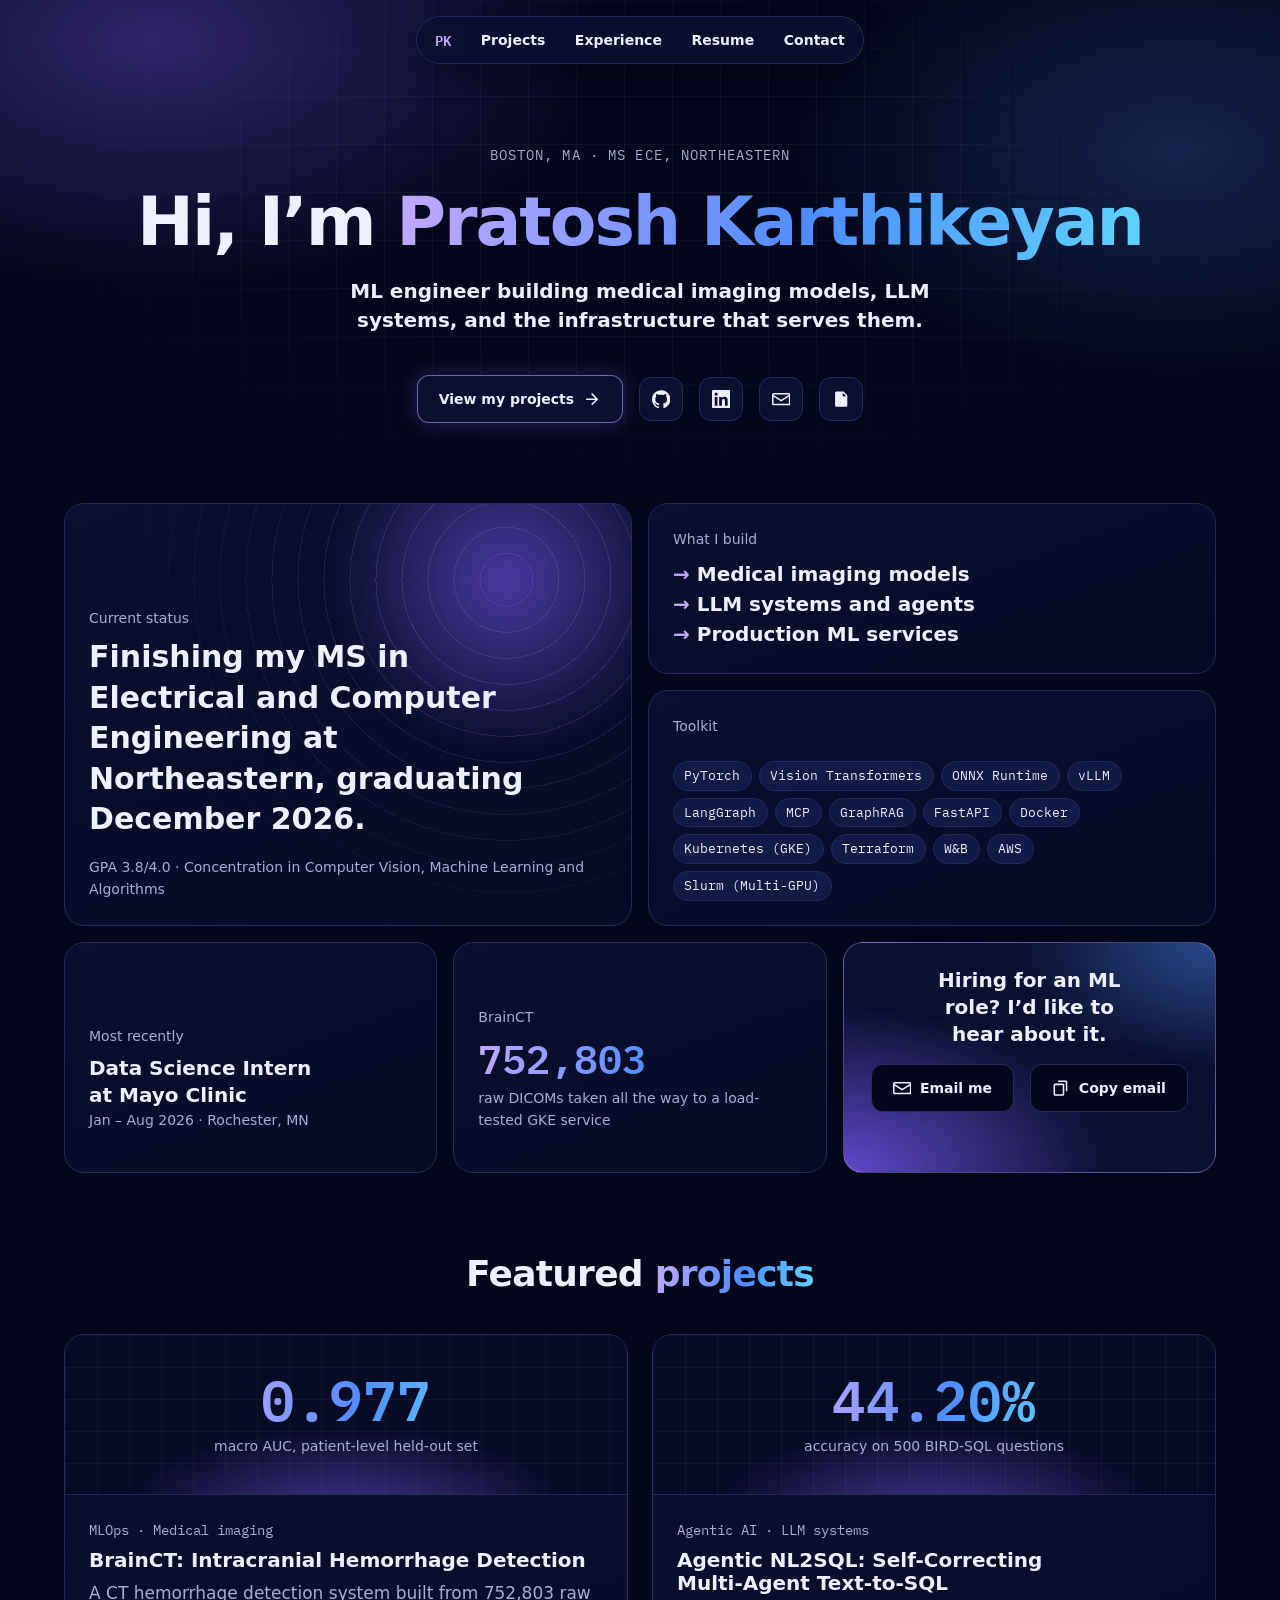
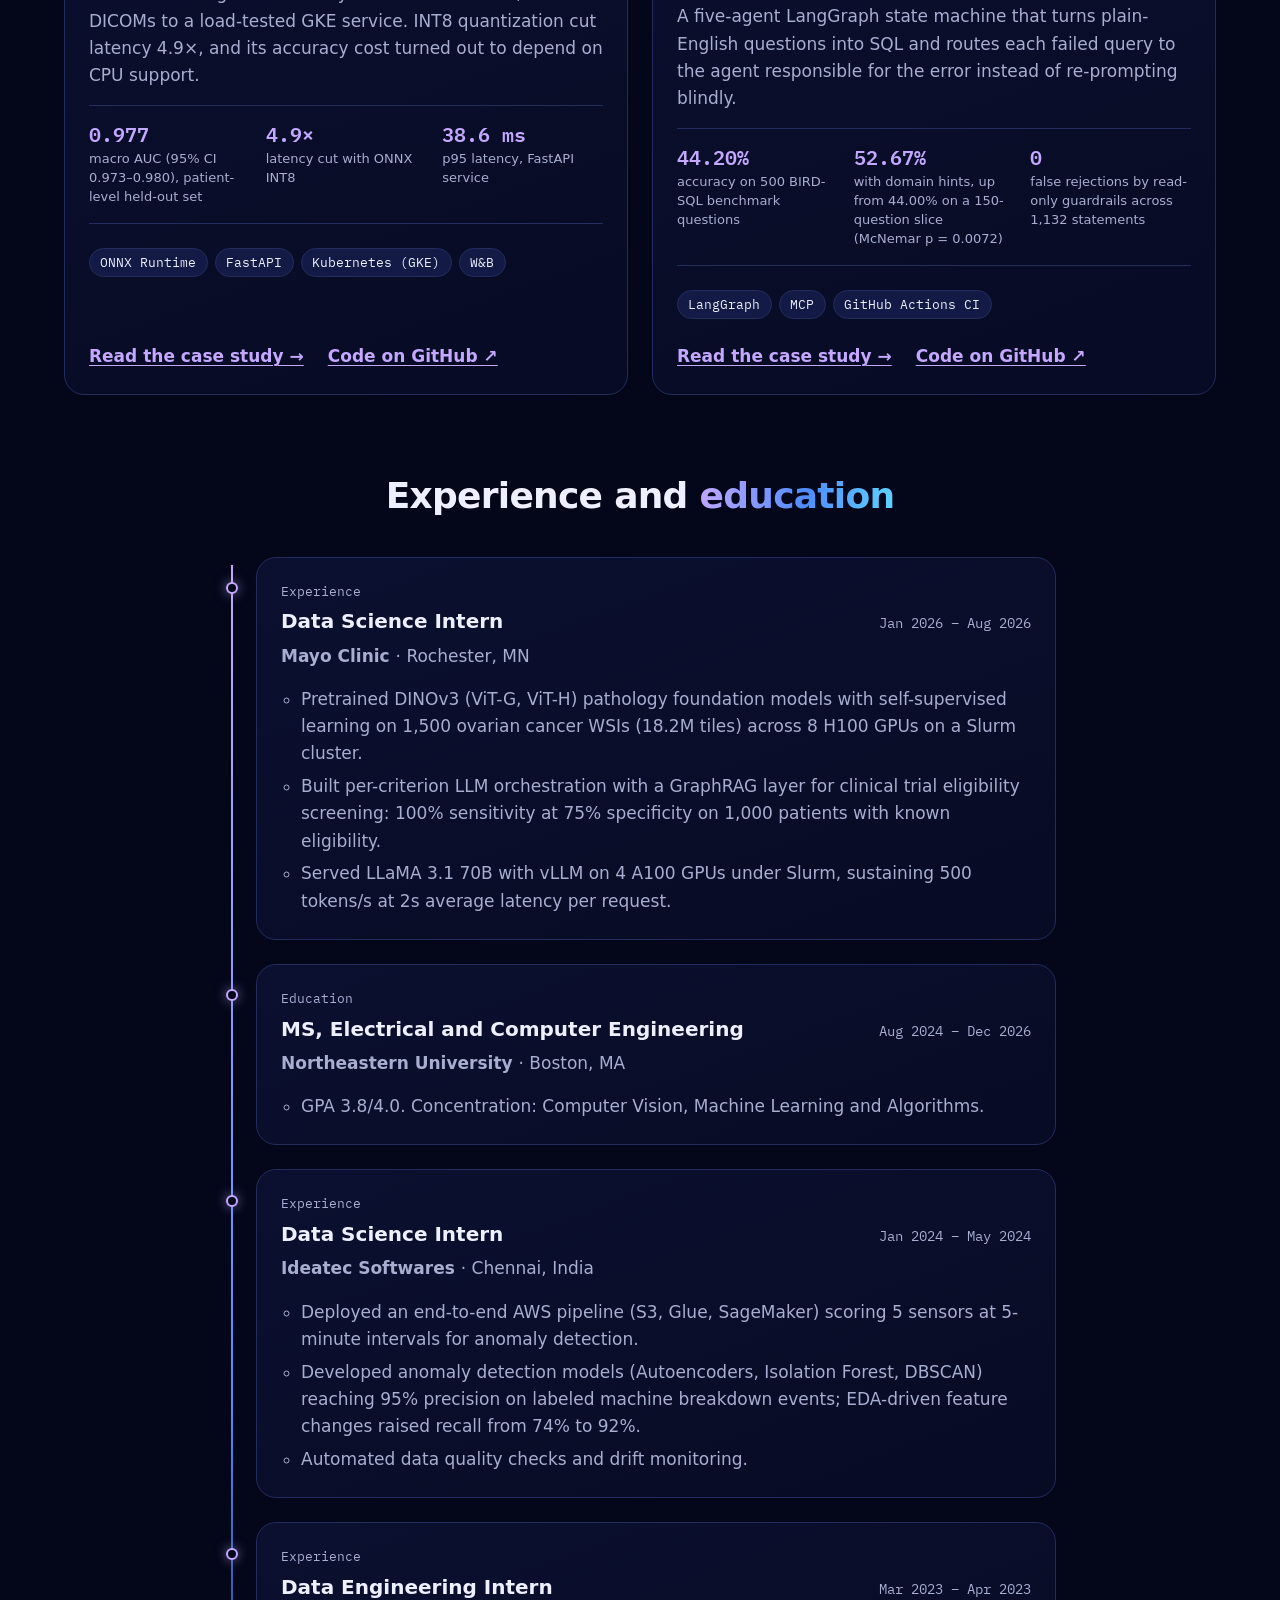
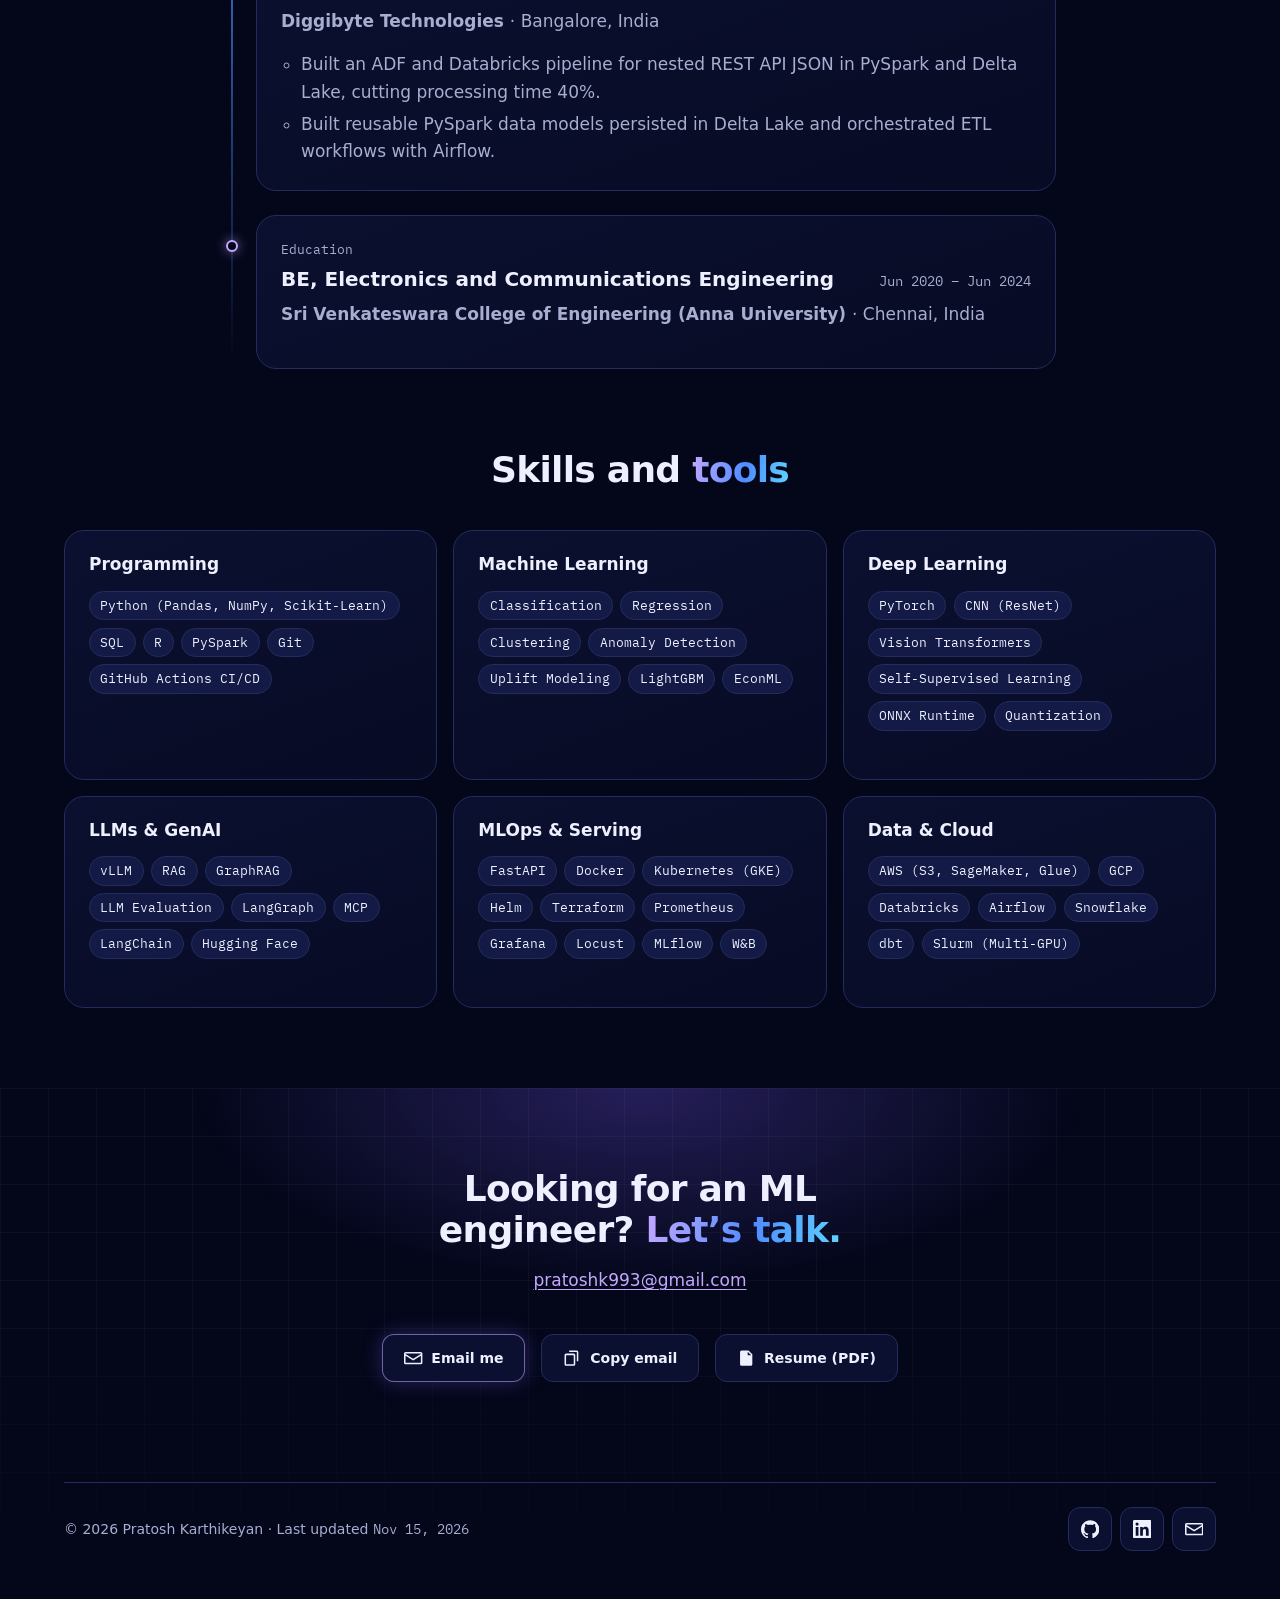
<file: index.html>
<!doctype html>
<html lang="en">
<head>
  <meta charset="utf-8">
  <meta name="viewport" content="width=device-width, initial-scale=1">
  <title>Pratosh Karthikeyan</title>
  <meta name="description" content="Pratosh Karthikeyan, ML engineer: medical imaging models, LLM systems, and the infrastructure that serves them.">
  <meta name="theme-color" content="#04071a">
  <link rel="icon" href="/assets/favicon.svg" type="image/svg+xml">
  <link rel="preload" href="/assets/fonts/ibm-plex-mono-latin-600.woff2" as="font" type="font/woff2" crossorigin>
  <link rel="stylesheet" href="/styles.css">
  <link rel="canonical" href="https://pratox1112.github.io/">
  <meta property="og:type" content="website">
  <meta property="og:site_name" content="Pratosh Karthikeyan">
  <meta property="og:title" content="Pratosh Karthikeyan">
  <meta property="og:description" content="Pratosh Karthikeyan, ML engineer: medical imaging models, LLM systems, and the infrastructure that serves them.">
  <meta property="og:url" content="https://pratox1112.github.io/">
  <meta property="og:image" content="https://pratox1112.github.io/assets/og-image.png">
  <meta property="og:image:width" content="1200">
  <meta property="og:image:height" content="630">
  <meta property="og:image:alt" content="Pratosh Karthikeyan">
  <meta name="twitter:card" content="summary_large_image">
  <meta name="twitter:title" content="Pratosh Karthikeyan">
  <meta name="twitter:description" content="Pratosh Karthikeyan, ML engineer: medical imaging models, LLM systems, and the infrastructure that serves them.">
  <meta name="twitter:image" content="https://pratox1112.github.io/assets/og-image.png">
</head>
<body>
  <a class="skip-link" href="#main">Skip to content</a>

  <nav class="site-nav" aria-label="Main">
    <ul>
      <li><a class="home" href="/" aria-label="Home">PK</a></li>
      <li><a href="/#projects">Projects</a></li>
      <li><a href="/#experience">Experience</a></li>
      <li><a href="/assets/resume.pdf" target="_blank" rel="noopener">Resume</a></li>
      <li><a href="/#contact">Contact</a></li>
    </ul>
  </nav>

  <main id="main">
    <header class="hero">
      <div class="wrap">
        <p class="hero-kicker">BOSTON, MA · MS ECE, NORTHEASTERN</p>
        <h1>Hi, I’m <span class="gradient-text">Pratosh Karthikeyan</span></h1>
        <p class="hero-tagline">ML engineer building medical imaging models, LLM systems, and the infrastructure that serves them.</p>
        <div class="hero-actions">
          <a class="button button-primary" href="#projects">View my projects <svg viewBox="0 0 24 24" aria-hidden="true" focusable="false"><path d="M12 4l-1.41 1.41L16.17 11H4v2h12.17l-5.58 5.59L12 20l8-8z"/></svg></a>
          <span class="icon-row">
          <a class="icon-button" href="https://github.com/pratox1112" aria-label="GitHub"><svg viewBox="0 0 24 24" aria-hidden="true" focusable="false"><path d="M12 .297c-6.63 0-12 5.373-12 12 0 5.303 3.438 9.8 8.205 11.385.6.113.82-.258.82-.577 0-.285-.01-1.04-.015-2.04-3.338.724-4.042-1.61-4.042-1.61C4.422 18.07 3.633 17.7 3.633 17.7c-1.087-.744.084-.729.084-.729 1.205.084 1.838 1.236 1.838 1.236 1.07 1.835 2.809 1.305 3.495.998.108-.776.417-1.305.76-1.605-2.665-.3-5.466-1.332-5.466-5.93 0-1.31.465-2.38 1.235-3.22-.135-.303-.54-1.523.105-3.176 0 0 1.005-.322 3.3 1.23.96-.267 1.98-.399 3-.405 1.02.006 2.04.138 3 .405 2.28-1.552 3.285-1.23 3.285-1.23.645 1.653.24 2.873.12 3.176.765.84 1.23 1.91 1.23 3.22 0 4.61-2.805 5.625-5.475 5.92.42.36.81 1.096.81 2.22 0 1.606-.015 2.896-.015 3.286 0 .315.21.69.825.57C20.565 22.092 24 17.592 24 12.297c0-6.627-5.373-12-12-12"/></svg></a>
        <a class="icon-button" href="https://www.linkedin.com/in/pratosh-karthik" aria-label="LinkedIn"><svg viewBox="0 0 24 24" aria-hidden="true" focusable="false"><path d="M20.447 20.452h-3.554v-5.569c0-1.328-.027-3.037-1.852-3.037-1.853 0-2.136 1.445-2.136 2.939v5.667H9.351V9h3.414v1.561h.046c.477-.9 1.637-1.85 3.37-1.85 3.601 0 4.267 2.37 4.267 5.455v6.286zM5.337 7.433a2.062 2.062 0 1 1 0-4.125 2.062 2.062 0 0 1 0 4.125zM7.119 20.452H3.555V9h3.564v11.452zM22.225 0H1.771C.792 0 0 .774 0 1.729v20.542C0 23.227.792 24 1.771 24h20.451C23.2 24 24 23.227 24 22.271V1.729C24 .774 23.2 0 22.222 0h.003z"/></svg></a>
        <a class="icon-button" href="mailto:pratoshk993@gmail.com" aria-label="Email"><svg viewBox="0 0 24 24" aria-hidden="true" focusable="false"><path d="M2 4h20a2 2 0 0 1 2 2v12a2 2 0 0 1-2 2H2a2 2 0 0 1-2-2V6a2 2 0 0 1 2-2zm0 2v.5l10 6.25L22 6.5V6H2zm20 2.86-9.47 5.92a1 1 0 0 1-1.06 0L2 8.86V18h20V8.86z"/></svg></a>
          <a class="icon-button" href="/assets/resume.pdf" target="_blank" rel="noopener" aria-label="Resume (PDF)"><svg viewBox="0 0 24 24" aria-hidden="true" focusable="false"><path d="M6 2h9l5 5v13a2 2 0 0 1-2 2H6a2 2 0 0 1-2-2V4a2 2 0 0 1 2-2zm8 1.5V8h4.5L14 3.5zM8 12h8v2H8v-2zm0 4h8v2H8v-2z"/></svg></a>
          </span>
        </div>
      </div>
    </header>

    <section class="wrap" id="about" aria-label="About">
      <div class="bento">
        <article class="tile tile-status">
          <p class="tile-label">Current status</p>
          <p class="tile-title">Finishing my MS in Electrical and Computer Engineering at Northeastern, graduating December 2026.</p>
          <p class="meta">GPA 3.8/4.0 · Concentration in Computer Vision, Machine Learning and Algorithms</p>
        </article>

        <article class="tile tile-build">
          <p class="tile-label">What I build</p>
          <ul class="build-list">
            <li>Medical imaging models</li>
            <li>LLM systems and agents</li>
            <li>Production ML services</li>
          </ul>
        </article>

        <article class="tile tile-tools">
          <p class="tile-label">Toolkit</p>
          <ul class="chips">
            <li>PyTorch</li>
            <li>Vision Transformers</li>
            <li>ONNX Runtime</li>
            <li>vLLM</li>
            <li>LangGraph</li>
            <li>MCP</li>
            <li>GraphRAG</li>
            <li>FastAPI</li>
            <li>Docker</li>
            <li>Kubernetes (GKE)</li>
            <li>Terraform</li>
            <li>W&amp;B</li>
            <li>AWS</li>
            <li>Slurm (Multi-GPU)</li>
          </ul>
        </article>

        <article class="tile tile-recent">
          <p class="tile-label">Most recently</p>
          <p class="tile-title">Data Science Intern at Mayo Clinic</p>
          <p class="meta">Jan – Aug 2026 · Rochester, MN</p>
        </article>

        <article class="tile tile-stat">
          <p class="tile-label">BrainCT</p>
          <p class="stat gradient-text">752,803</p>
          <p class="meta">raw DICOMs taken all the way to a load-tested GKE service</p>
        </article>

        <article class="tile tile-cta">
          <p class="tile-title">Hiring for an ML role? I’d like to hear about it.</p>
          <div class="hero-actions">
            <a class="button" href="mailto:pratoshk993@gmail.com"><svg viewBox="0 0 24 24" aria-hidden="true" focusable="false"><path d="M2 4h20a2 2 0 0 1 2 2v12a2 2 0 0 1-2 2H2a2 2 0 0 1-2-2V6a2 2 0 0 1 2-2zm0 2v.5l10 6.25L22 6.5V6H2zm20 2.86-9.47 5.92a1 1 0 0 1-1.06 0L2 8.86V18h20V8.86z"/></svg> Email me</a>
            <button class="button" type="button" data-copy="pratoshk993@gmail.com" aria-describedby="copy-status-tile" hidden><svg viewBox="0 0 24 24" aria-hidden="true" focusable="false"><path d="M8 2h10a2 2 0 0 1 2 2v12h-2V4H8V2zM4 6h10a2 2 0 0 1 2 2v12a2 2 0 0 1-2 2H4a2 2 0 0 1-2-2V8a2 2 0 0 1 2-2zm0 2v12h10V8H4z"/></svg> Copy email</button>
          </div>
          <p class="copy-status" id="copy-status-tile" role="status"></p>
        </article>
      </div>
    </section>

    <section class="section wrap" id="projects" aria-labelledby="projects-title">
      <h2 class="section-title" id="projects-title">Featured <span class="gradient-text">projects</span></h2>
      <div class="project-grid">
        <article class="card">
          <div class="card-visual" aria-hidden="true">
            <div>
              <p class="stat gradient-text">0.977</p>
              <p class="caption">macro AUC, patient-level held-out set</p>
            </div>
          </div>
          <p class="card-tag">MLOps · Medical imaging</p>
          <h3><a href="/projects/brainct.html">BrainCT: Intracranial Hemorrhage Detection</a></h3>
          <p>A CT hemorrhage detection system built from 752,803 raw DICOMs to a load-tested GKE service. INT8 quantization cut latency 4.9×, and its accuracy cost turned out to depend on CPU support.</p>
          <dl class="figures">
            <div>
              <dt>0.977</dt>
              <dd>macro AUC (95% CI 0.973–0.980), patient-level held-out set</dd>
            </div>
            <div>
              <dt>4.9×</dt>
              <dd>latency cut with ONNX INT8</dd>
            </div>
            <div>
              <dt>38.6 ms</dt>
              <dd>p95 latency, FastAPI service</dd>
            </div>
          </dl>
          <ul class="chips">
            <li>ONNX Runtime</li>
            <li>FastAPI</li>
            <li>Kubernetes (GKE)</li>
            <li>W&amp;B</li>
          </ul>
          <ul class="inline-links">
            <li><a href="/projects/brainct.html">Read the case study →</a></li>
            <li><a href="https://github.com/pratox1112/BrainCT-Hemorrhage-MLOps">Code on GitHub ↗</a></li>
          </ul>
        </article>

        <article class="card">
          <div class="card-visual" aria-hidden="true">
            <div>
              <p class="stat gradient-text">44.20%</p>
              <p class="caption">accuracy on 500 BIRD-SQL questions</p>
            </div>
          </div>
          <p class="card-tag">Agentic AI · LLM systems</p>
          <h3><a href="/projects/nl2sql.html">Agentic NL2SQL: Self-Correcting Multi-Agent Text-to-SQL</a></h3>
          <p>A five-agent LangGraph state machine that turns plain-English questions into SQL and routes each failed query to the agent responsible for the error instead of re-prompting blindly.</p>
          <dl class="figures">
            <div>
              <dt>44.20%</dt>
              <dd>accuracy on 500 BIRD-SQL benchmark questions</dd>
            </div>
            <div>
              <dt>52.67%</dt>
              <dd>with domain hints, up from 44.00% on a 150-question slice (McNemar p = 0.0072)</dd>
            </div>
            <div>
              <dt>0</dt>
              <dd>false rejections by read-only guardrails across 1,132 statements</dd>
            </div>
          </dl>
          <ul class="chips">
            <li>LangGraph</li>
            <li>MCP</li>
            <li>GitHub Actions CI</li>
          </ul>
          <ul class="inline-links">
            <li><a href="/projects/nl2sql.html">Read the case study →</a></li>
            <li><a href="https://github.com/pratox1112/nl2sql-agentic-rag">Code on GitHub ↗</a></li>
          </ul>
        </article>
      </div>
    </section>

    <section class="section wrap" id="experience" aria-labelledby="experience-title">
      <h2 class="section-title" id="experience-title">Experience and <span class="gradient-text">education</span></h2>
      <ol class="timeline">
        <li>
          <article class="card">
            <span class="timeline-kind">Experience</span>
            <div class="entry-head">
              <h3>Data Science Intern</h3>
              <span class="dates"><time datetime="2026-01">Jan 2026</time> – <time datetime="2026-08">Aug 2026</time></span>
            </div>
            <p class="entry-org">Mayo Clinic <span class="place">· Rochester, MN</span></p>
            <ul>
              <li>Pretrained DINOv3 (ViT-G, ViT-H) pathology foundation models with self-supervised learning on 1,500 ovarian cancer WSIs (18.2M tiles) across 8 H100 GPUs on a Slurm cluster.</li>
              <li>Built per-criterion LLM orchestration with a GraphRAG layer for clinical trial eligibility screening: 100% sensitivity at 75% specificity on 1,000 patients with known eligibility.</li>
              <li>Served LLaMA 3.1 70B with vLLM on 4 A100 GPUs under Slurm, sustaining 500 tokens/s at 2s average latency per request.</li>
            </ul>
          </article>
        </li>
        <li>
          <article class="card">
            <span class="timeline-kind">Education</span>
            <div class="entry-head">
              <h3>MS, Electrical and Computer Engineering</h3>
              <span class="dates"><time datetime="2024-08">Aug 2024</time> – <time datetime="2026-12">Dec 2026</time></span>
            </div>
            <p class="entry-org">Northeastern University <span class="place">· Boston, MA</span></p>
            <ul>
              <li>GPA 3.8/4.0. Concentration: Computer Vision, Machine Learning and Algorithms.</li>
            </ul>
          </article>
        </li>
        <li>
          <article class="card">
            <span class="timeline-kind">Experience</span>
            <div class="entry-head">
              <h3>Data Science Intern</h3>
              <span class="dates"><time datetime="2024-01">Jan 2024</time> – <time datetime="2024-05">May 2024</time></span>
            </div>
            <p class="entry-org">Ideatec Softwares <span class="place">· Chennai, India</span></p>
            <ul>
              <li>Deployed an end-to-end AWS pipeline (S3, Glue, SageMaker) scoring 5 sensors at 5-minute intervals for anomaly detection.</li>
              <li>Developed anomaly detection models (Autoencoders, Isolation Forest, DBSCAN) reaching 95% precision on labeled machine breakdown events; EDA-driven feature changes raised recall from 74% to 92%.</li>
              <li>Automated data quality checks and drift monitoring.</li>
            </ul>
          </article>
        </li>
        <li>
          <article class="card">
            <span class="timeline-kind">Experience</span>
            <div class="entry-head">
              <h3>Data Engineering Intern</h3>
              <span class="dates"><time datetime="2023-03">Mar 2023</time> – <time datetime="2023-04">Apr 2023</time></span>
            </div>
            <p class="entry-org">Diggibyte Technologies <span class="place">· Bangalore, India</span></p>
            <ul>
              <li>Built an ADF and Databricks pipeline for nested REST API JSON in PySpark and Delta Lake, cutting processing time 40%.</li>
              <li>Built reusable PySpark data models persisted in Delta Lake and orchestrated ETL workflows with Airflow.</li>
            </ul>
          </article>
        </li>
        <li>
          <article class="card">
            <span class="timeline-kind">Education</span>
            <div class="entry-head">
              <h3>BE, Electronics and Communications Engineering</h3>
              <span class="dates"><time datetime="2020-06">Jun 2020</time> – <time datetime="2024-06">Jun 2024</time></span>
            </div>
            <p class="entry-org">Sri Venkateswara College of Engineering (Anna University) <span class="place">· Chennai, India</span></p>

          </article>
        </li>
      </ol>
    </section>

    <section class="section wrap" id="skills" aria-labelledby="skills-title">
      <h2 class="section-title" id="skills-title">Skills and <span class="gradient-text">tools</span></h2>
      <div class="skill-grid">
        <section class="card" aria-labelledby="skills-0">
          <h3 id="skills-0">Programming</h3>
          <ul class="chips">
            <li>Python (Pandas, NumPy, Scikit-Learn)</li>
            <li>SQL</li>
            <li>R</li>
            <li>PySpark</li>
            <li>Git</li>
            <li>GitHub Actions CI/CD</li>
          </ul>
        </section>
        <section class="card" aria-labelledby="skills-1">
          <h3 id="skills-1">Machine Learning</h3>
          <ul class="chips">
            <li>Classification</li>
            <li>Regression</li>
            <li>Clustering</li>
            <li>Anomaly Detection</li>
            <li>Uplift Modeling</li>
            <li>LightGBM</li>
            <li>EconML</li>
          </ul>
        </section>
        <section class="card" aria-labelledby="skills-2">
          <h3 id="skills-2">Deep Learning</h3>
          <ul class="chips">
            <li>PyTorch</li>
            <li>CNN (ResNet)</li>
            <li>Vision Transformers</li>
            <li>Self-Supervised Learning</li>
            <li>ONNX Runtime</li>
            <li>Quantization</li>
          </ul>
        </section>
        <section class="card" aria-labelledby="skills-3">
          <h3 id="skills-3">LLMs &amp; GenAI</h3>
          <ul class="chips">
            <li>vLLM</li>
            <li>RAG</li>
            <li>GraphRAG</li>
            <li>LLM Evaluation</li>
            <li>LangGraph</li>
            <li>MCP</li>
            <li>LangChain</li>
            <li>Hugging Face</li>
          </ul>
        </section>
        <section class="card" aria-labelledby="skills-4">
          <h3 id="skills-4">MLOps &amp; Serving</h3>
          <ul class="chips">
            <li>FastAPI</li>
            <li>Docker</li>
            <li>Kubernetes (GKE)</li>
            <li>Helm</li>
            <li>Terraform</li>
            <li>Prometheus</li>
            <li>Grafana</li>
            <li>Locust</li>
            <li>MLflow</li>
            <li>W&amp;B</li>
          </ul>
        </section>
        <section class="card" aria-labelledby="skills-5">
          <h3 id="skills-5">Data &amp; Cloud</h3>
          <ul class="chips">
            <li>AWS (S3, SageMaker, Glue)</li>
            <li>GCP</li>
            <li>Databricks</li>
            <li>Airflow</li>
            <li>Snowflake</li>
            <li>dbt</li>
            <li>Slurm (Multi-GPU)</li>
          </ul>
        </section>
      </div>
    </section>
  </main>

  <footer class="contact" id="contact">
    <div class="wrap">
      <h2>Looking for an ML engineer? <span class="gradient-text">Let’s talk.</span></h2>
      <p><a href="mailto:pratoshk993@gmail.com">pratoshk993@gmail.com</a></p>
      <div class="hero-actions">
        <a class="button button-primary" href="mailto:pratoshk993@gmail.com"><svg viewBox="0 0 24 24" aria-hidden="true" focusable="false"><path d="M2 4h20a2 2 0 0 1 2 2v12a2 2 0 0 1-2 2H2a2 2 0 0 1-2-2V6a2 2 0 0 1 2-2zm0 2v.5l10 6.25L22 6.5V6H2zm20 2.86-9.47 5.92a1 1 0 0 1-1.06 0L2 8.86V18h20V8.86z"/></svg> Email me</a>
          <button class="button" type="button" data-copy="pratoshk993@gmail.com" aria-describedby="copy-status-footer" hidden><svg viewBox="0 0 24 24" aria-hidden="true" focusable="false"><path d="M8 2h10a2 2 0 0 1 2 2v12h-2V4H8V2zM4 6h10a2 2 0 0 1 2 2v12a2 2 0 0 1-2 2H4a2 2 0 0 1-2-2V8a2 2 0 0 1 2-2zm0 2v12h10V8H4z"/></svg> Copy email</button>
        <a class="button" href="/assets/resume.pdf" target="_blank" rel="noopener"><svg viewBox="0 0 24 24" aria-hidden="true" focusable="false"><path d="M6 2h9l5 5v13a2 2 0 0 1-2 2H6a2 2 0 0 1-2-2V4a2 2 0 0 1 2-2zm8 1.5V8h4.5L14 3.5zM8 12h8v2H8v-2zm0 4h8v2H8v-2z"/></svg> Resume (PDF)</a>
      </div>
        <p class="copy-status" id="copy-status-footer" role="status"></p>
      <div class="site-footer">
        <p>© 2026 Pratosh Karthikeyan · Last updated <time datetime="2026-11-15">Nov 15, 2026</time></p>
        <ul class="social">
          <li><a class="icon-button" href="https://github.com/pratox1112" aria-label="GitHub"><svg viewBox="0 0 24 24" aria-hidden="true" focusable="false"><path d="M12 .297c-6.63 0-12 5.373-12 12 0 5.303 3.438 9.8 8.205 11.385.6.113.82-.258.82-.577 0-.285-.01-1.04-.015-2.04-3.338.724-4.042-1.61-4.042-1.61C4.422 18.07 3.633 17.7 3.633 17.7c-1.087-.744.084-.729.084-.729 1.205.084 1.838 1.236 1.838 1.236 1.07 1.835 2.809 1.305 3.495.998.108-.776.417-1.305.76-1.605-2.665-.3-5.466-1.332-5.466-5.93 0-1.31.465-2.38 1.235-3.22-.135-.303-.54-1.523.105-3.176 0 0 1.005-.322 3.3 1.23.96-.267 1.98-.399 3-.405 1.02.006 2.04.138 3 .405 2.28-1.552 3.285-1.23 3.285-1.23.645 1.653.24 2.873.12 3.176.765.84 1.23 1.91 1.23 3.22 0 4.61-2.805 5.625-5.475 5.92.42.36.81 1.096.81 2.22 0 1.606-.015 2.896-.015 3.286 0 .315.21.69.825.57C20.565 22.092 24 17.592 24 12.297c0-6.627-5.373-12-12-12"/></svg></a></li>
          <li><a class="icon-button" href="https://www.linkedin.com/in/pratosh-karthik" aria-label="LinkedIn"><svg viewBox="0 0 24 24" aria-hidden="true" focusable="false"><path d="M20.447 20.452h-3.554v-5.569c0-1.328-.027-3.037-1.852-3.037-1.853 0-2.136 1.445-2.136 2.939v5.667H9.351V9h3.414v1.561h.046c.477-.9 1.637-1.85 3.37-1.85 3.601 0 4.267 2.37 4.267 5.455v6.286zM5.337 7.433a2.062 2.062 0 1 1 0-4.125 2.062 2.062 0 0 1 0 4.125zM7.119 20.452H3.555V9h3.564v11.452zM22.225 0H1.771C.792 0 0 .774 0 1.729v20.542C0 23.227.792 24 1.771 24h20.451C23.2 24 24 23.227 24 22.271V1.729C24 .774 23.2 0 22.222 0h.003z"/></svg></a></li>
          <li><a class="icon-button" href="mailto:pratoshk993@gmail.com" aria-label="Email"><svg viewBox="0 0 24 24" aria-hidden="true" focusable="false"><path d="M2 4h20a2 2 0 0 1 2 2v12a2 2 0 0 1-2 2H2a2 2 0 0 1-2-2V6a2 2 0 0 1 2-2zm0 2v.5l10 6.25L22 6.5V6H2zm20 2.86-9.47 5.92a1 1 0 0 1-1.06 0L2 8.86V18h20V8.86z"/></svg></a></li>
        </ul>
      </div>
    </div>
  </footer>

  <script>
    // Progressive enhancement: reveal "Copy email" buttons only when the Clipboard API exists.
    document.querySelectorAll("[data-copy]").forEach(function (button) {
      if (!navigator.clipboard) return;
      button.hidden = false;
      var status = document.getElementById(button.getAttribute("aria-describedby"));
      button.addEventListener("click", function () {
        navigator.clipboard.writeText(button.dataset.copy).then(
          function () { status.textContent = "Email copied to clipboard."; },
          function () { status.textContent = "Couldn't copy; use the email link instead."; }
        );
      });
    });
  </script>
</body>
</html>
</file>
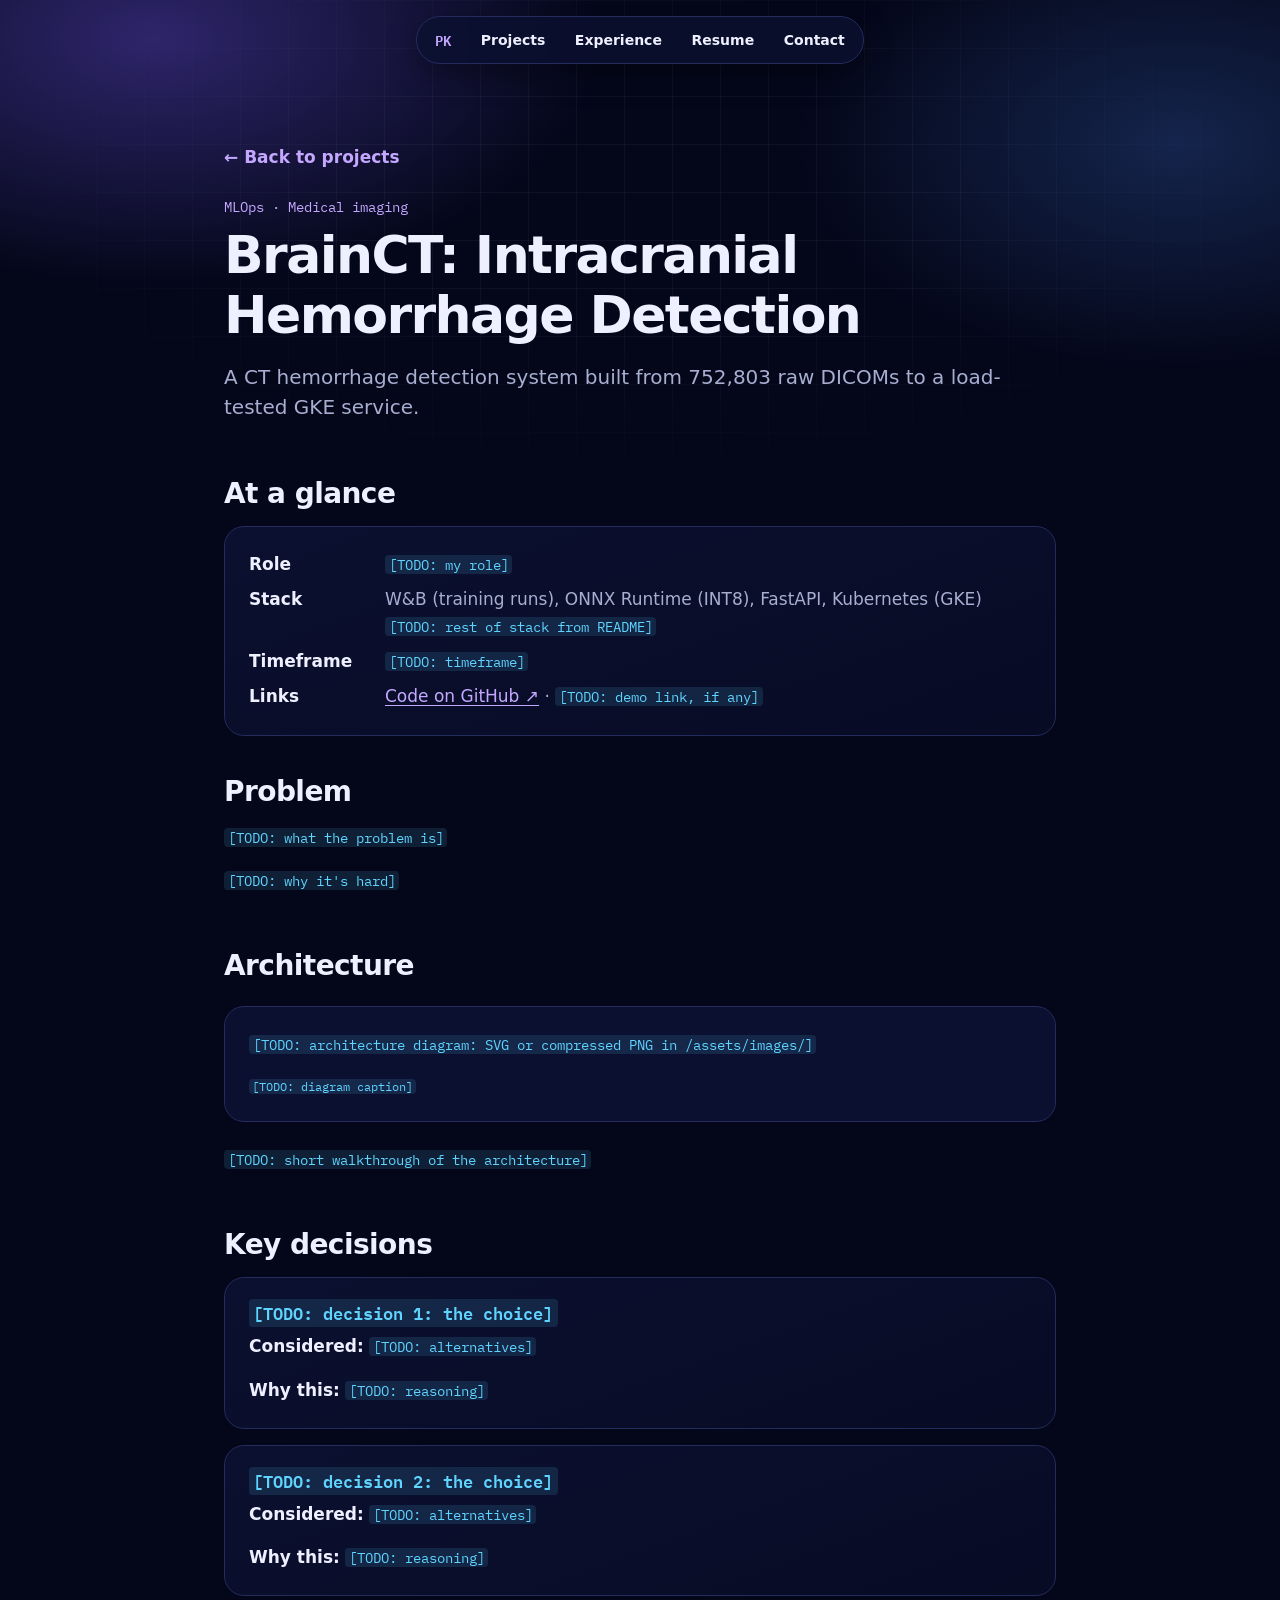
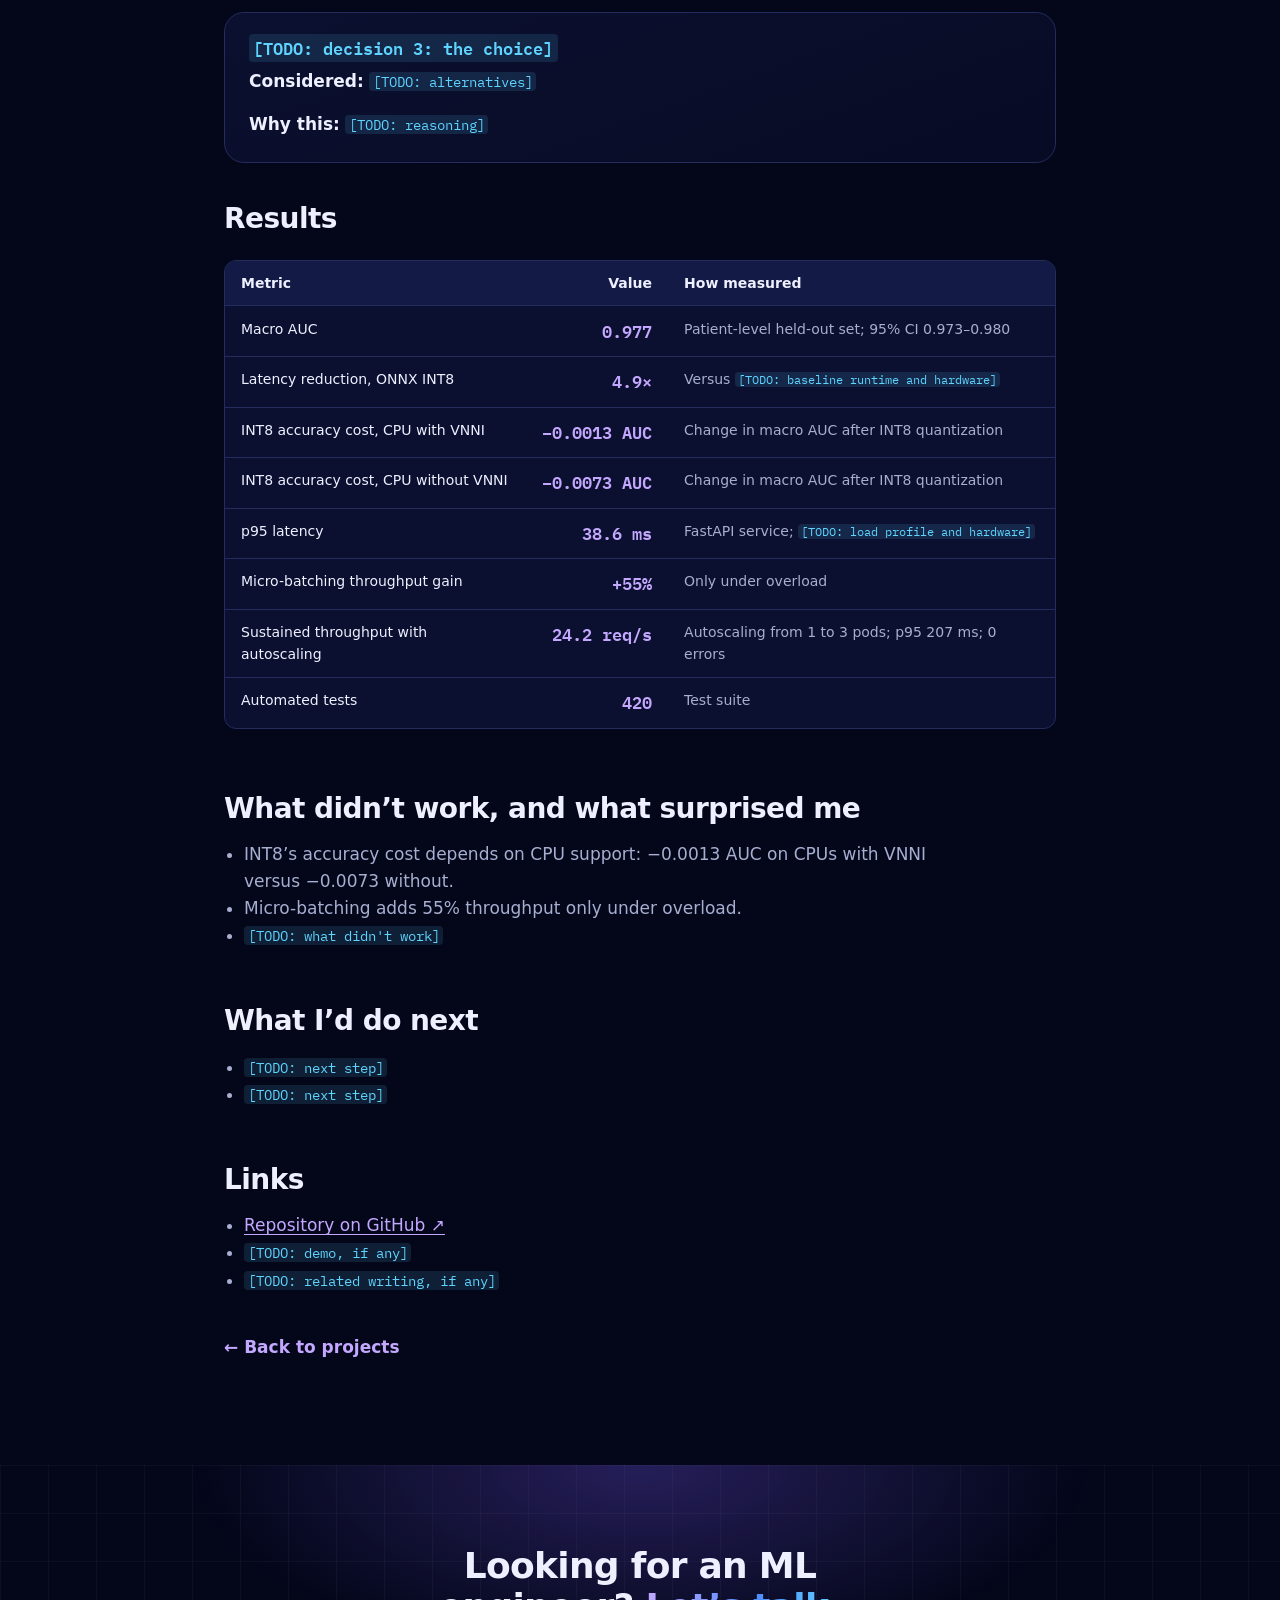
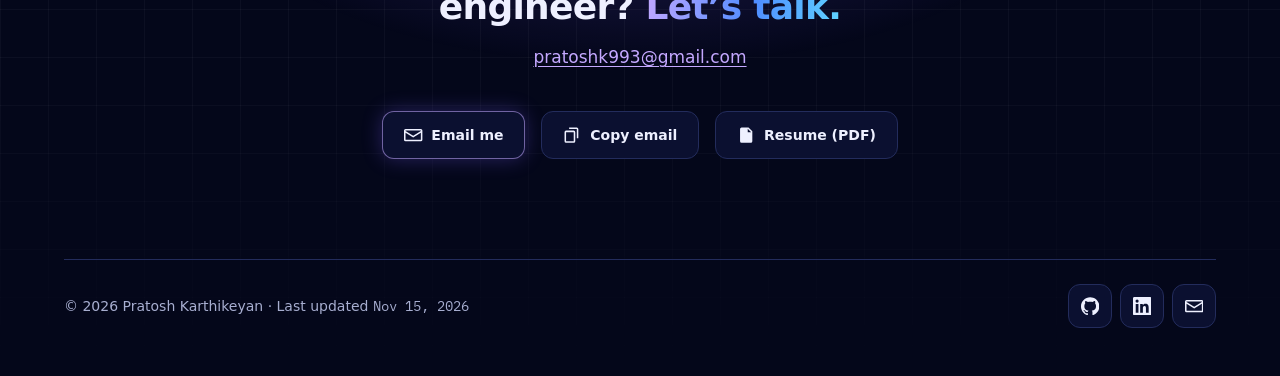
<file: projects/brainct.html>
<!doctype html>
<html lang="en">
<head>
  <meta charset="utf-8">
  <meta name="viewport" content="width=device-width, initial-scale=1">
  <title>BrainCT: Intracranial Hemorrhage Detection | Pratosh Karthikeyan</title>
  <meta name="description" content="Case study: BrainCT, intracranial hemorrhage detection taken from 752,803 raw DICOMs to a load-tested GKE service.">
  <meta name="theme-color" content="#04071a">
  <link rel="icon" href="/assets/favicon.svg" type="image/svg+xml">
  <link rel="preload" href="/assets/fonts/ibm-plex-mono-latin-600.woff2" as="font" type="font/woff2" crossorigin>
  <link rel="stylesheet" href="/styles.css">
  <link rel="canonical" href="https://pratox1112.github.io/projects/brainct.html">
  <meta property="og:type" content="article">
  <meta property="og:site_name" content="Pratosh Karthikeyan">
  <meta property="og:title" content="BrainCT: Intracranial Hemorrhage Detection">
  <meta property="og:description" content="Case study: BrainCT, intracranial hemorrhage detection taken from 752,803 raw DICOMs to a load-tested GKE service.">
  <meta property="og:url" content="https://pratox1112.github.io/projects/brainct.html">
  <meta property="og:image" content="https://pratox1112.github.io/assets/og-image.png">
  <meta property="og:image:width" content="1200">
  <meta property="og:image:height" content="630">
  <meta property="og:image:alt" content="Pratosh Karthikeyan">
  <meta name="twitter:card" content="summary_large_image">
  <meta name="twitter:title" content="BrainCT: Intracranial Hemorrhage Detection">
  <meta name="twitter:description" content="Case study: BrainCT, intracranial hemorrhage detection taken from 752,803 raw DICOMs to a load-tested GKE service.">
  <meta name="twitter:image" content="https://pratox1112.github.io/assets/og-image.png">
</head>
<body>
  <a class="skip-link" href="#main">Skip to content</a>

  <nav class="site-nav" aria-label="Main">
    <ul>
      <li><a class="home" href="/" aria-label="Home">PK</a></li>
      <li><a href="/#projects">Projects</a></li>
      <li><a href="/#experience">Experience</a></li>
      <li><a href="/assets/resume.pdf" target="_blank" rel="noopener">Resume</a></li>
      <li><a href="/#contact">Contact</a></li>
    </ul>
  </nav>

  <main id="main">
    <header class="hero case-hero">
      <div class="wrap">
        <a class="back-link" href="/#projects">← Back to projects</a>
        <p class="card-tag">MLOps · Medical imaging</p>
        <h1>BrainCT: Intracranial Hemorrhage Detection</h1>
        <p class="lede">A CT hemorrhage detection system built from 752,803 raw DICOMs to a load-tested GKE service.</p>
      </div>
    </header>

    <article class="case-study wrap">
      <section class="section" id="at-a-glance" aria-labelledby="at-a-glance-h">
        <h2 id="at-a-glance-h">At a glance</h2>
        <div class="panel">
          <dl class="pairs">
            <dt>Role</dt>
            <dd><span class="todo">[TODO: my role]</span></dd>
            <dt>Stack</dt>
            <dd>W&amp;B (training runs), ONNX Runtime (INT8), FastAPI, Kubernetes (GKE) <span class="todo">[TODO: rest of stack from README]</span></dd>
            <dt>Timeframe</dt>
            <dd><span class="todo">[TODO: timeframe]</span></dd>
            <dt>Links</dt>
            <dd><a href="https://github.com/pratox1112/BrainCT-Hemorrhage-MLOps">Code on GitHub ↗</a> · <span class="todo">[TODO: demo link, if any]</span></dd>
          </dl>
        </div>
      </section>

      <section class="section" id="problem" aria-labelledby="problem-h">
        <h2 id="problem-h">Problem</h2>
        <p><span class="todo">[TODO: what the problem is]</span></p>
        <p><span class="todo">[TODO: why it's hard]</span></p>
      </section>

      <section class="section" id="architecture" aria-labelledby="architecture-h">
        <h2 id="architecture-h">Architecture</h2>
        <figure class="diagram">
          <p><span class="todo">[TODO: architecture diagram: SVG or compressed PNG in /assets/images/]</span></p>
          <figcaption><span class="todo">[TODO: diagram caption]</span></figcaption>
        </figure>
        <p><span class="todo">[TODO: short walkthrough of the architecture]</span></p>
      </section>

      <section class="section" id="decisions" aria-labelledby="decisions-h">
        <h2 id="decisions-h">Key decisions</h2>
        <div class="decision panel">
          <h3><span class="todo">[TODO: decision 1: the choice]</span></h3>
          <p><strong>Considered:</strong> <span class="todo">[TODO: alternatives]</span></p>
          <p><strong>Why this:</strong> <span class="todo">[TODO: reasoning]</span></p>
        </div>
        <div class="decision panel">
          <h3><span class="todo">[TODO: decision 2: the choice]</span></h3>
          <p><strong>Considered:</strong> <span class="todo">[TODO: alternatives]</span></p>
          <p><strong>Why this:</strong> <span class="todo">[TODO: reasoning]</span></p>
        </div>
        <div class="decision panel">
          <h3><span class="todo">[TODO: decision 3: the choice]</span></h3>
          <p><strong>Considered:</strong> <span class="todo">[TODO: alternatives]</span></p>
          <p><strong>Why this:</strong> <span class="todo">[TODO: reasoning]</span></p>
        </div>
      </section>

      <section class="section" id="results" aria-labelledby="results-h">
        <h2 id="results-h">Results</h2>
        <div class="table-wrap" tabindex="0" role="region" aria-labelledby="results-h">
          <table>
            <thead>
              <tr>
                <th scope="col">Metric</th>
                <th scope="col" class="value">Value</th>
                <th scope="col">How measured</th>
              </tr>
            </thead>
            <tbody>
              <tr>
                <td>Macro AUC</td>
                <td class="value">0.977</td>
                <td>Patient-level held-out set; 95% CI 0.973–0.980</td>
              </tr>
              <tr>
                <td>Latency reduction, ONNX INT8</td>
                <td class="value">4.9×</td>
                <td>Versus <span class="todo">[TODO: baseline runtime and hardware]</span></td>
              </tr>
              <tr>
                <td>INT8 accuracy cost, CPU with VNNI</td>
                <td class="value">−0.0013 AUC</td>
                <td>Change in macro AUC after INT8 quantization</td>
              </tr>
              <tr>
                <td>INT8 accuracy cost, CPU without VNNI</td>
                <td class="value">−0.0073 AUC</td>
                <td>Change in macro AUC after INT8 quantization</td>
              </tr>
              <tr>
                <td>p95 latency</td>
                <td class="value">38.6 ms</td>
                <td>FastAPI service; <span class="todo">[TODO: load profile and hardware]</span></td>
              </tr>
              <tr>
                <td>Micro-batching throughput gain</td>
                <td class="value">+55%</td>
                <td>Only under overload</td>
              </tr>
              <tr>
                <td>Sustained throughput with autoscaling</td>
                <td class="value">24.2 req/s</td>
                <td>Autoscaling from 1 to 3 pods; p95 207 ms; 0 errors</td>
              </tr>
              <tr>
                <td>Automated tests</td>
                <td class="value">420</td>
                <td>Test suite</td>
              </tr>
            </tbody>
          </table>
        </div>
      </section>

      <section class="section" id="what-didnt-work" aria-labelledby="what-didnt-work-h">
        <h2 id="what-didnt-work-h">What didn’t work, and what surprised me</h2>
        <ul>
          <li>INT8’s accuracy cost depends on CPU support: −0.0013 AUC on CPUs with VNNI versus −0.0073 without.</li>
          <li>Micro-batching adds 55% throughput only under overload.</li>
          <li><span class="todo">[TODO: what didn't work]</span></li>
        </ul>
      </section>

      <section class="section" id="next" aria-labelledby="next-h">
        <h2 id="next-h">What I’d do next</h2>
        <ul>
          <li><span class="todo">[TODO: next step]</span></li>
          <li><span class="todo">[TODO: next step]</span></li>
        </ul>
      </section>

      <section class="section" id="links" aria-labelledby="links-h">
        <h2 id="links-h">Links</h2>
        <ul>
          <li><a href="https://github.com/pratox1112/BrainCT-Hemorrhage-MLOps">Repository on GitHub ↗</a></li>
          <li><span class="todo">[TODO: demo, if any]</span></li>
          <li><span class="todo">[TODO: related writing, if any]</span></li>
        </ul>
      </section>

      <p class="case-end"><a class="back-link" href="/#projects">← Back to projects</a></p>
    </article>
  </main>

  <footer class="contact" id="contact">
    <div class="wrap">
      <h2>Looking for an ML engineer? <span class="gradient-text">Let’s talk.</span></h2>
      <p><a href="mailto:pratoshk993@gmail.com">pratoshk993@gmail.com</a></p>
      <div class="hero-actions">
        <a class="button button-primary" href="mailto:pratoshk993@gmail.com"><svg viewBox="0 0 24 24" aria-hidden="true" focusable="false"><path d="M2 4h20a2 2 0 0 1 2 2v12a2 2 0 0 1-2 2H2a2 2 0 0 1-2-2V6a2 2 0 0 1 2-2zm0 2v.5l10 6.25L22 6.5V6H2zm20 2.86-9.47 5.92a1 1 0 0 1-1.06 0L2 8.86V18h20V8.86z"/></svg> Email me</a>
          <button class="button" type="button" data-copy="pratoshk993@gmail.com" aria-describedby="copy-status-footer" hidden><svg viewBox="0 0 24 24" aria-hidden="true" focusable="false"><path d="M8 2h10a2 2 0 0 1 2 2v12h-2V4H8V2zM4 6h10a2 2 0 0 1 2 2v12a2 2 0 0 1-2 2H4a2 2 0 0 1-2-2V8a2 2 0 0 1 2-2zm0 2v12h10V8H4z"/></svg> Copy email</button>
        <a class="button" href="/assets/resume.pdf" target="_blank" rel="noopener"><svg viewBox="0 0 24 24" aria-hidden="true" focusable="false"><path d="M6 2h9l5 5v13a2 2 0 0 1-2 2H6a2 2 0 0 1-2-2V4a2 2 0 0 1 2-2zm8 1.5V8h4.5L14 3.5zM8 12h8v2H8v-2zm0 4h8v2H8v-2z"/></svg> Resume (PDF)</a>
      </div>
        <p class="copy-status" id="copy-status-footer" role="status"></p>
      <div class="site-footer">
        <p>© 2026 Pratosh Karthikeyan · Last updated <time datetime="2026-11-15">Nov 15, 2026</time></p>
        <ul class="social">
          <li><a class="icon-button" href="https://github.com/pratox1112" aria-label="GitHub"><svg viewBox="0 0 24 24" aria-hidden="true" focusable="false"><path d="M12 .297c-6.63 0-12 5.373-12 12 0 5.303 3.438 9.8 8.205 11.385.6.113.82-.258.82-.577 0-.285-.01-1.04-.015-2.04-3.338.724-4.042-1.61-4.042-1.61C4.422 18.07 3.633 17.7 3.633 17.7c-1.087-.744.084-.729.084-.729 1.205.084 1.838 1.236 1.838 1.236 1.07 1.835 2.809 1.305 3.495.998.108-.776.417-1.305.76-1.605-2.665-.3-5.466-1.332-5.466-5.93 0-1.31.465-2.38 1.235-3.22-.135-.303-.54-1.523.105-3.176 0 0 1.005-.322 3.3 1.23.96-.267 1.98-.399 3-.405 1.02.006 2.04.138 3 .405 2.28-1.552 3.285-1.23 3.285-1.23.645 1.653.24 2.873.12 3.176.765.84 1.23 1.91 1.23 3.22 0 4.61-2.805 5.625-5.475 5.92.42.36.81 1.096.81 2.22 0 1.606-.015 2.896-.015 3.286 0 .315.21.69.825.57C20.565 22.092 24 17.592 24 12.297c0-6.627-5.373-12-12-12"/></svg></a></li>
          <li><a class="icon-button" href="https://www.linkedin.com/in/pratosh-karthik" aria-label="LinkedIn"><svg viewBox="0 0 24 24" aria-hidden="true" focusable="false"><path d="M20.447 20.452h-3.554v-5.569c0-1.328-.027-3.037-1.852-3.037-1.853 0-2.136 1.445-2.136 2.939v5.667H9.351V9h3.414v1.561h.046c.477-.9 1.637-1.85 3.37-1.85 3.601 0 4.267 2.37 4.267 5.455v6.286zM5.337 7.433a2.062 2.062 0 1 1 0-4.125 2.062 2.062 0 0 1 0 4.125zM7.119 20.452H3.555V9h3.564v11.452zM22.225 0H1.771C.792 0 0 .774 0 1.729v20.542C0 23.227.792 24 1.771 24h20.451C23.2 24 24 23.227 24 22.271V1.729C24 .774 23.2 0 22.222 0h.003z"/></svg></a></li>
          <li><a class="icon-button" href="mailto:pratoshk993@gmail.com" aria-label="Email"><svg viewBox="0 0 24 24" aria-hidden="true" focusable="false"><path d="M2 4h20a2 2 0 0 1 2 2v12a2 2 0 0 1-2 2H2a2 2 0 0 1-2-2V6a2 2 0 0 1 2-2zm0 2v.5l10 6.25L22 6.5V6H2zm20 2.86-9.47 5.92a1 1 0 0 1-1.06 0L2 8.86V18h20V8.86z"/></svg></a></li>
        </ul>
      </div>
    </div>
  </footer>

  <script>
    // Progressive enhancement: reveal "Copy email" buttons only when the Clipboard API exists.
    document.querySelectorAll("[data-copy]").forEach(function (button) {
      if (!navigator.clipboard) return;
      button.hidden = false;
      var status = document.getElementById(button.getAttribute("aria-describedby"));
      button.addEventListener("click", function () {
        navigator.clipboard.writeText(button.dataset.copy).then(
          function () { status.textContent = "Email copied to clipboard."; },
          function () { status.textContent = "Couldn't copy; use the email link instead."; }
        );
      });
    });
  </script>
</body>
</html>
</file>
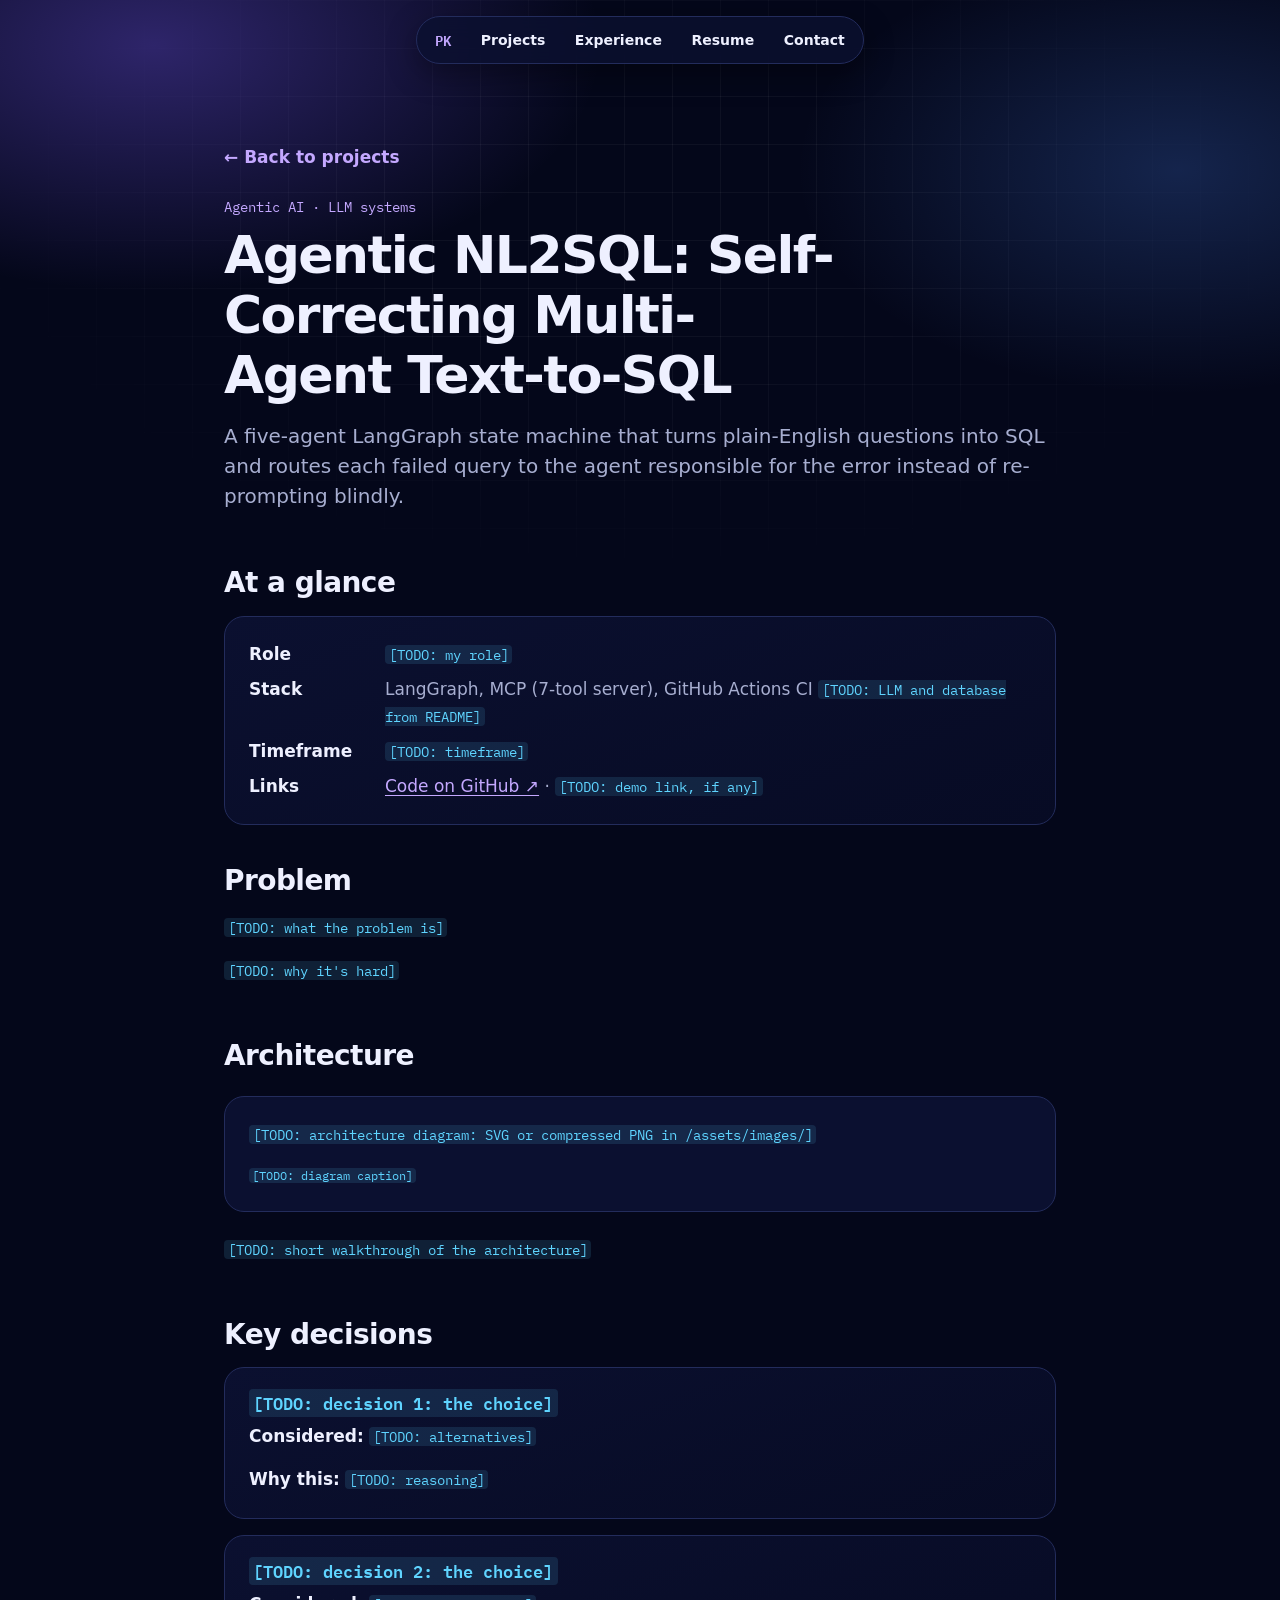
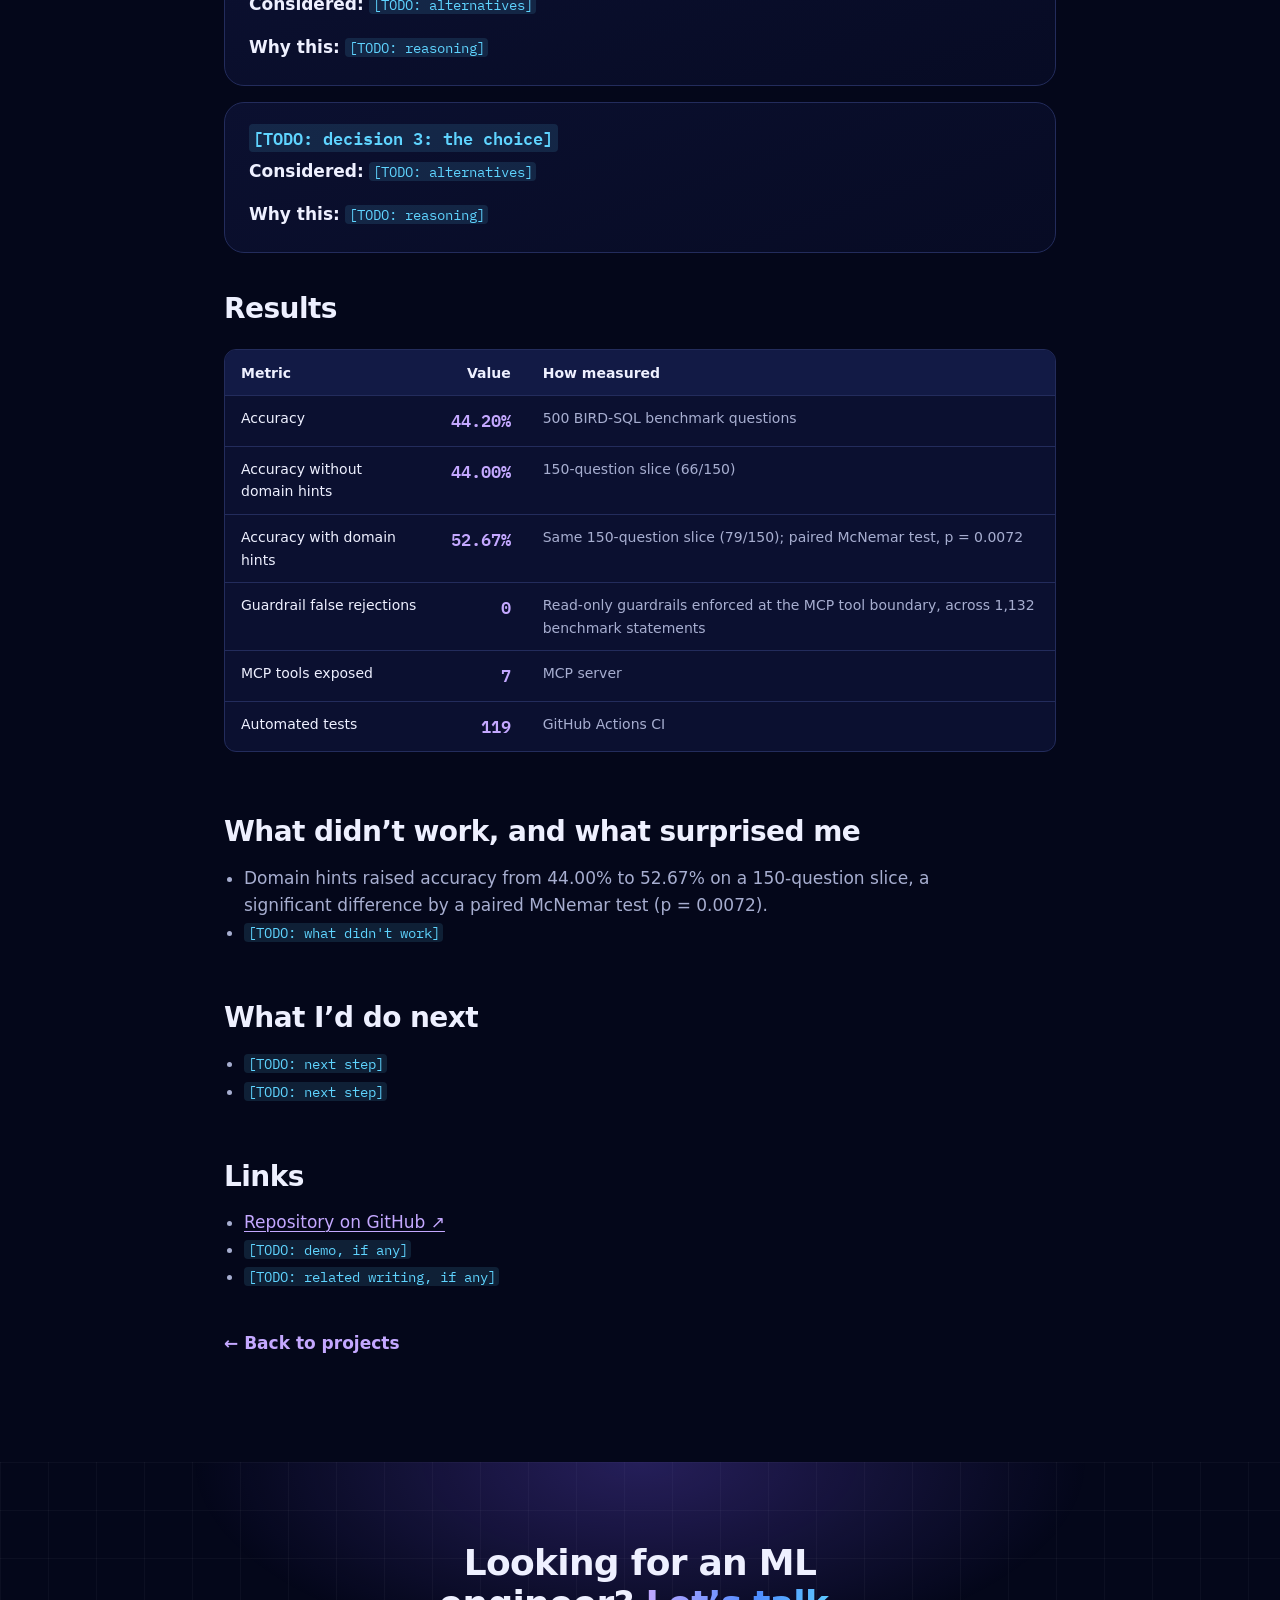
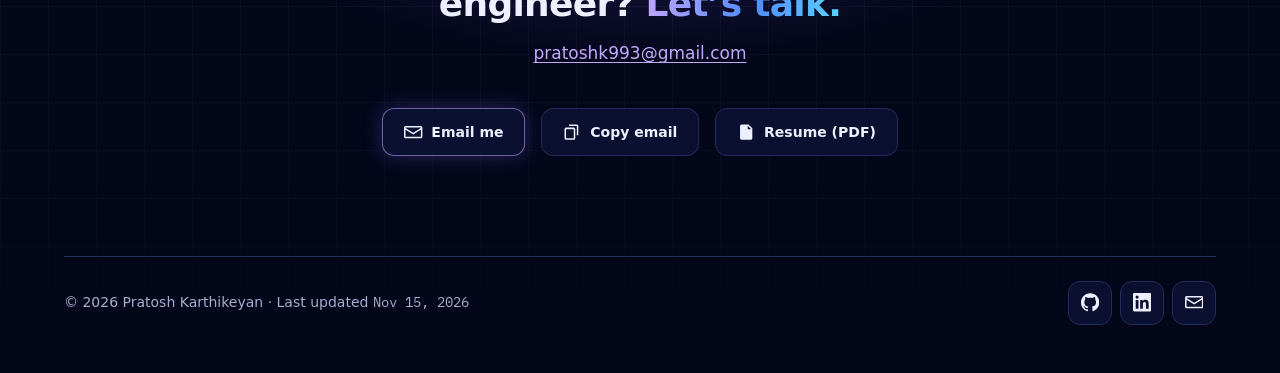
<file: projects/nl2sql.html>
<!doctype html>
<html lang="en">
<head>
  <meta charset="utf-8">
  <meta name="viewport" content="width=device-width, initial-scale=1">
  <title>Agentic NL2SQL: Self-Correcting Multi-Agent Text-to-SQL | Pratosh Karthikeyan</title>
  <meta name="description" content="Case study: Agentic NL2SQL, a self-correcting multi-agent system that turns plain-English questions into SQL.">
  <meta name="theme-color" content="#04071a">
  <link rel="icon" href="/assets/favicon.svg" type="image/svg+xml">
  <link rel="preload" href="/assets/fonts/ibm-plex-mono-latin-600.woff2" as="font" type="font/woff2" crossorigin>
  <link rel="stylesheet" href="/styles.css">
  <link rel="canonical" href="https://pratox1112.github.io/projects/nl2sql.html">
  <meta property="og:type" content="article">
  <meta property="og:site_name" content="Pratosh Karthikeyan">
  <meta property="og:title" content="Agentic NL2SQL: Self-Correcting Multi-Agent Text-to-SQL">
  <meta property="og:description" content="Case study: Agentic NL2SQL, a self-correcting multi-agent system that turns plain-English questions into SQL.">
  <meta property="og:url" content="https://pratox1112.github.io/projects/nl2sql.html">
  <meta property="og:image" content="https://pratox1112.github.io/assets/og-image.png">
  <meta property="og:image:width" content="1200">
  <meta property="og:image:height" content="630">
  <meta property="og:image:alt" content="Pratosh Karthikeyan">
  <meta name="twitter:card" content="summary_large_image">
  <meta name="twitter:title" content="Agentic NL2SQL: Self-Correcting Multi-Agent Text-to-SQL">
  <meta name="twitter:description" content="Case study: Agentic NL2SQL, a self-correcting multi-agent system that turns plain-English questions into SQL.">
  <meta name="twitter:image" content="https://pratox1112.github.io/assets/og-image.png">
</head>
<body>
  <a class="skip-link" href="#main">Skip to content</a>

  <nav class="site-nav" aria-label="Main">
    <ul>
      <li><a class="home" href="/" aria-label="Home">PK</a></li>
      <li><a href="/#projects">Projects</a></li>
      <li><a href="/#experience">Experience</a></li>
      <li><a href="/assets/resume.pdf" target="_blank" rel="noopener">Resume</a></li>
      <li><a href="/#contact">Contact</a></li>
    </ul>
  </nav>

  <main id="main">
    <header class="hero case-hero">
      <div class="wrap">
        <a class="back-link" href="/#projects">← Back to projects</a>
        <p class="card-tag">Agentic AI · LLM systems</p>
        <h1>Agentic NL2SQL: Self-Correcting Multi-Agent Text-to-SQL</h1>
        <p class="lede">A five-agent LangGraph state machine that turns plain-English questions into SQL and routes each failed query to the agent responsible for the error instead of re-prompting blindly.</p>
      </div>
    </header>

    <article class="case-study wrap">
      <section class="section" id="at-a-glance" aria-labelledby="at-a-glance-h">
        <h2 id="at-a-glance-h">At a glance</h2>
        <div class="panel">
          <dl class="pairs">
            <dt>Role</dt>
            <dd><span class="todo">[TODO: my role]</span></dd>
            <dt>Stack</dt>
            <dd>LangGraph, MCP (7-tool server), GitHub Actions CI <span class="todo">[TODO: LLM and database from README]</span></dd>
            <dt>Timeframe</dt>
            <dd><span class="todo">[TODO: timeframe]</span></dd>
            <dt>Links</dt>
            <dd><a href="https://github.com/pratox1112/nl2sql-agentic-rag">Code on GitHub ↗</a> · <span class="todo">[TODO: demo link, if any]</span></dd>
          </dl>
        </div>
      </section>

      <section class="section" id="problem" aria-labelledby="problem-h">
        <h2 id="problem-h">Problem</h2>
        <p><span class="todo">[TODO: what the problem is]</span></p>
        <p><span class="todo">[TODO: why it's hard]</span></p>
      </section>

      <section class="section" id="architecture" aria-labelledby="architecture-h">
        <h2 id="architecture-h">Architecture</h2>
        <figure class="diagram">
          <p><span class="todo">[TODO: architecture diagram: SVG or compressed PNG in /assets/images/]</span></p>
          <figcaption><span class="todo">[TODO: diagram caption]</span></figcaption>
        </figure>
        <p><span class="todo">[TODO: short walkthrough of the architecture]</span></p>
      </section>

      <section class="section" id="decisions" aria-labelledby="decisions-h">
        <h2 id="decisions-h">Key decisions</h2>
        <div class="decision panel">
          <h3><span class="todo">[TODO: decision 1: the choice]</span></h3>
          <p><strong>Considered:</strong> <span class="todo">[TODO: alternatives]</span></p>
          <p><strong>Why this:</strong> <span class="todo">[TODO: reasoning]</span></p>
        </div>
        <div class="decision panel">
          <h3><span class="todo">[TODO: decision 2: the choice]</span></h3>
          <p><strong>Considered:</strong> <span class="todo">[TODO: alternatives]</span></p>
          <p><strong>Why this:</strong> <span class="todo">[TODO: reasoning]</span></p>
        </div>
        <div class="decision panel">
          <h3><span class="todo">[TODO: decision 3: the choice]</span></h3>
          <p><strong>Considered:</strong> <span class="todo">[TODO: alternatives]</span></p>
          <p><strong>Why this:</strong> <span class="todo">[TODO: reasoning]</span></p>
        </div>
      </section>

      <section class="section" id="results" aria-labelledby="results-h">
        <h2 id="results-h">Results</h2>
        <div class="table-wrap" tabindex="0" role="region" aria-labelledby="results-h">
          <table>
            <thead>
              <tr>
                <th scope="col">Metric</th>
                <th scope="col" class="value">Value</th>
                <th scope="col">How measured</th>
              </tr>
            </thead>
            <tbody>
              <tr>
                <td>Accuracy</td>
                <td class="value">44.20%</td>
                <td>500 BIRD-SQL benchmark questions</td>
              </tr>
              <tr>
                <td>Accuracy without domain hints</td>
                <td class="value">44.00%</td>
                <td>150-question slice (66/150)</td>
              </tr>
              <tr>
                <td>Accuracy with domain hints</td>
                <td class="value">52.67%</td>
                <td>Same 150-question slice (79/150); paired McNemar test, p = 0.0072</td>
              </tr>
              <tr>
                <td>Guardrail false rejections</td>
                <td class="value">0</td>
                <td>Read-only guardrails enforced at the MCP tool boundary, across 1,132 benchmark statements</td>
              </tr>
              <tr>
                <td>MCP tools exposed</td>
                <td class="value">7</td>
                <td>MCP server</td>
              </tr>
              <tr>
                <td>Automated tests</td>
                <td class="value">119</td>
                <td>GitHub Actions CI</td>
              </tr>
            </tbody>
          </table>
        </div>
      </section>

      <section class="section" id="what-didnt-work" aria-labelledby="what-didnt-work-h">
        <h2 id="what-didnt-work-h">What didn’t work, and what surprised me</h2>
        <ul>
          <li>Domain hints raised accuracy from 44.00% to 52.67% on a 150-question slice, a significant difference by a paired McNemar test (p = 0.0072).</li>
          <li><span class="todo">[TODO: what didn't work]</span></li>
        </ul>
      </section>

      <section class="section" id="next" aria-labelledby="next-h">
        <h2 id="next-h">What I’d do next</h2>
        <ul>
          <li><span class="todo">[TODO: next step]</span></li>
          <li><span class="todo">[TODO: next step]</span></li>
        </ul>
      </section>

      <section class="section" id="links" aria-labelledby="links-h">
        <h2 id="links-h">Links</h2>
        <ul>
          <li><a href="https://github.com/pratox1112/nl2sql-agentic-rag">Repository on GitHub ↗</a></li>
          <li><span class="todo">[TODO: demo, if any]</span></li>
          <li><span class="todo">[TODO: related writing, if any]</span></li>
        </ul>
      </section>

      <p class="case-end"><a class="back-link" href="/#projects">← Back to projects</a></p>
    </article>
  </main>

  <footer class="contact" id="contact">
    <div class="wrap">
      <h2>Looking for an ML engineer? <span class="gradient-text">Let’s talk.</span></h2>
      <p><a href="mailto:pratoshk993@gmail.com">pratoshk993@gmail.com</a></p>
      <div class="hero-actions">
        <a class="button button-primary" href="mailto:pratoshk993@gmail.com"><svg viewBox="0 0 24 24" aria-hidden="true" focusable="false"><path d="M2 4h20a2 2 0 0 1 2 2v12a2 2 0 0 1-2 2H2a2 2 0 0 1-2-2V6a2 2 0 0 1 2-2zm0 2v.5l10 6.25L22 6.5V6H2zm20 2.86-9.47 5.92a1 1 0 0 1-1.06 0L2 8.86V18h20V8.86z"/></svg> Email me</a>
          <button class="button" type="button" data-copy="pratoshk993@gmail.com" aria-describedby="copy-status-footer" hidden><svg viewBox="0 0 24 24" aria-hidden="true" focusable="false"><path d="M8 2h10a2 2 0 0 1 2 2v12h-2V4H8V2zM4 6h10a2 2 0 0 1 2 2v12a2 2 0 0 1-2 2H4a2 2 0 0 1-2-2V8a2 2 0 0 1 2-2zm0 2v12h10V8H4z"/></svg> Copy email</button>
        <a class="button" href="/assets/resume.pdf" target="_blank" rel="noopener"><svg viewBox="0 0 24 24" aria-hidden="true" focusable="false"><path d="M6 2h9l5 5v13a2 2 0 0 1-2 2H6a2 2 0 0 1-2-2V4a2 2 0 0 1 2-2zm8 1.5V8h4.5L14 3.5zM8 12h8v2H8v-2zm0 4h8v2H8v-2z"/></svg> Resume (PDF)</a>
      </div>
        <p class="copy-status" id="copy-status-footer" role="status"></p>
      <div class="site-footer">
        <p>© 2026 Pratosh Karthikeyan · Last updated <time datetime="2026-11-15">Nov 15, 2026</time></p>
        <ul class="social">
          <li><a class="icon-button" href="https://github.com/pratox1112" aria-label="GitHub"><svg viewBox="0 0 24 24" aria-hidden="true" focusable="false"><path d="M12 .297c-6.63 0-12 5.373-12 12 0 5.303 3.438 9.8 8.205 11.385.6.113.82-.258.82-.577 0-.285-.01-1.04-.015-2.04-3.338.724-4.042-1.61-4.042-1.61C4.422 18.07 3.633 17.7 3.633 17.7c-1.087-.744.084-.729.084-.729 1.205.084 1.838 1.236 1.838 1.236 1.07 1.835 2.809 1.305 3.495.998.108-.776.417-1.305.76-1.605-2.665-.3-5.466-1.332-5.466-5.93 0-1.31.465-2.38 1.235-3.22-.135-.303-.54-1.523.105-3.176 0 0 1.005-.322 3.3 1.23.96-.267 1.98-.399 3-.405 1.02.006 2.04.138 3 .405 2.28-1.552 3.285-1.23 3.285-1.23.645 1.653.24 2.873.12 3.176.765.84 1.23 1.91 1.23 3.22 0 4.61-2.805 5.625-5.475 5.92.42.36.81 1.096.81 2.22 0 1.606-.015 2.896-.015 3.286 0 .315.21.69.825.57C20.565 22.092 24 17.592 24 12.297c0-6.627-5.373-12-12-12"/></svg></a></li>
          <li><a class="icon-button" href="https://www.linkedin.com/in/pratosh-karthik" aria-label="LinkedIn"><svg viewBox="0 0 24 24" aria-hidden="true" focusable="false"><path d="M20.447 20.452h-3.554v-5.569c0-1.328-.027-3.037-1.852-3.037-1.853 0-2.136 1.445-2.136 2.939v5.667H9.351V9h3.414v1.561h.046c.477-.9 1.637-1.85 3.37-1.85 3.601 0 4.267 2.37 4.267 5.455v6.286zM5.337 7.433a2.062 2.062 0 1 1 0-4.125 2.062 2.062 0 0 1 0 4.125zM7.119 20.452H3.555V9h3.564v11.452zM22.225 0H1.771C.792 0 0 .774 0 1.729v20.542C0 23.227.792 24 1.771 24h20.451C23.2 24 24 23.227 24 22.271V1.729C24 .774 23.2 0 22.222 0h.003z"/></svg></a></li>
          <li><a class="icon-button" href="mailto:pratoshk993@gmail.com" aria-label="Email"><svg viewBox="0 0 24 24" aria-hidden="true" focusable="false"><path d="M2 4h20a2 2 0 0 1 2 2v12a2 2 0 0 1-2 2H2a2 2 0 0 1-2-2V6a2 2 0 0 1 2-2zm0 2v.5l10 6.25L22 6.5V6H2zm20 2.86-9.47 5.92a1 1 0 0 1-1.06 0L2 8.86V18h20V8.86z"/></svg></a></li>
        </ul>
      </div>
    </div>
  </footer>

  <script>
    // Progressive enhancement: reveal "Copy email" buttons only when the Clipboard API exists.
    document.querySelectorAll("[data-copy]").forEach(function (button) {
      if (!navigator.clipboard) return;
      button.hidden = false;
      var status = document.getElementById(button.getAttribute("aria-describedby"));
      button.addEventListener("click", function () {
        navigator.clipboard.writeText(button.dataset.copy).then(
          function () { status.textContent = "Email copied to clipboard."; },
          function () { status.textContent = "Couldn't copy; use the email link instead."; }
        );
      });
    });
  </script>
</body>
</html>
</file>
<file: styles.css>
/*
  Shared styles for every page.

  Dark-only theme: deep navy with a purple → blue glow accent.
  Layout: floating pill nav, grid-pattern hero, bento tiles, project cards,
  a vertical "journey" timeline, and a contact call to action.
  All content is visible without JavaScript or animation; motion is limited
  to small hover transitions and is switched off under prefers-reduced-motion.
*/

/* ---------- Fonts (self-hosted, SIL OFL — see assets/fonts/OFL.txt) ---------- */

@font-face {
  font-family: "IBM Plex Mono";
  src: url("/assets/fonts/ibm-plex-mono-latin-400.woff2") format("woff2");
  font-weight: 400;
  font-style: normal;
  font-display: swap;
}

@font-face {
  font-family: "IBM Plex Mono";
  src: url("/assets/fonts/ibm-plex-mono-latin-600.woff2") format("woff2");
  font-weight: 600;
  font-style: normal;
  font-display: swap;
}

/* ---------- Tokens ---------- */

:root {
  color-scheme: dark;

  /* Colors */
  --bg: #04071a;          /* page background */
  --surface: #0b1030;     /* tiles, cards */
  --surface-2: #121a45;   /* raised elements, table header */
  --border: #232c5c;      /* tile and card borders */
  --text: #eef0ff;        /* body text, headings */
  --muted: #a7aed0;       /* secondary text, captions */
  --accent: #c4a8ff;      /* links, highlighted words, figures */
  --violet: #7c5cff;      /* gradient start, glows */
  --blue: #4f8cff;        /* gradient middle */
  --cyan: #5fd4ff;        /* gradient end */

  --gradient: linear-gradient(100deg, var(--accent) 0%, var(--blue) 55%, var(--cyan) 100%);

  /* Type */
  --font-text: system-ui, -apple-system, "Segoe UI", Roboto, "Helvetica Neue", Arial, sans-serif;
  --font-data: "IBM Plex Mono", ui-monospace, "SF Mono", "Cascadia Mono", Consolas, monospace;

  --step--1: 0.875rem;                                   /* 14px */
  --step-0: 1.0625rem;                                   /* 17px */
  --step-1: 1.25rem;                                     /* 20px */
  --step-2: clamp(1.625rem, 1.3rem + 1.4vw, 2.25rem);    /* 26→36px: section titles */
  --step-3: clamp(2.25rem, 1.5rem + 3.6vw, 4.25rem);     /* 36→68px: hero name */
  --figure: clamp(1.75rem, 1.4rem + 1.5vw, 2.5rem);      /* 28→40px: headline results */

  /* Layout */
  --measure: 68ch;
  --wide: 72rem;
  --gutter: clamp(1rem, 0.6rem + 2vw, 2rem);
  --radius: 1.25rem;
  --radius-sm: 0.75rem;
  --space-1: 0.5rem;
  --space-2: 1rem;
  --space-3: 1.5rem;
  --space-4: 2.5rem;
  --space-5: 5rem;
}

/* ---------- Base ---------- */

*,
*::before,
*::after {
  box-sizing: border-box;
}

html {
  -webkit-text-size-adjust: 100%;
  text-size-adjust: 100%;
  scroll-behavior: smooth;
  scroll-padding-top: 6rem; /* keep anchored headings clear of the floating nav */
}

body {
  margin: 0;
  background: var(--bg);
  color: var(--text);
  font-family: var(--font-text);
  font-size: var(--step-0);
  line-height: 1.6;
  overflow-wrap: break-word;
}

h1,
h2,
h3 {
  line-height: 1.15;
  margin: 0 0 var(--space-2);
  text-wrap: balance;
}

h1 {
  font-size: var(--step-3);
  font-weight: 800;
  letter-spacing: -0.03em;
}

h2 {
  font-size: var(--step-2);
  font-weight: 800;
  letter-spacing: -0.02em;
}

h3 {
  font-size: var(--step-1);
  font-weight: 700;
}

p,
ul,
ol,
dl {
  margin: 0 0 var(--space-2);
}

p,
li {
  max-width: var(--measure);
}

ul,
ol {
  padding-left: 1.25rem;
}

img,
svg {
  display: block;
  max-width: 100%;
  height: auto;
}

a {
  color: var(--accent);
  text-decoration-thickness: 1px;
  text-underline-offset: 0.2em;
}

a:hover {
  text-decoration-thickness: 2px;
}

:focus-visible {
  outline: 2px solid var(--cyan);
  outline-offset: 3px;
  border-radius: 4px;
}

code,
kbd,
pre,
time,
.data {
  font-family: var(--font-data);
}

code {
  font-size: 0.9em;
}

pre {
  max-width: 100%;
  overflow-x: auto;
  padding: var(--space-2);
  border: 1px solid var(--border);
  border-radius: var(--radius-sm);
  background: var(--surface);
  font-size: var(--step--1);
  line-height: 1.5;
}

.gradient-text {
  background: var(--gradient);
  -webkit-background-clip: text;
  background-clip: text;
  color: transparent;
}

.visually-hidden {
  position: absolute;
  width: 1px;
  height: 1px;
  overflow: hidden;
  clip: rect(0 0 0 0);
  white-space: nowrap;
}

@media (prefers-reduced-motion: reduce) {
  html {
    scroll-behavior: auto;
  }

  *,
  *::before,
  *::after {
    animation: none !important;
    transition: none !important;
  }
}

/* ---------- Page frame ---------- */

.skip-link {
  position: absolute;
  left: var(--gutter);
  top: -100%;
  padding: var(--space-1) var(--space-2);
  border-radius: var(--radius-sm);
  background: var(--surface-2);
  color: var(--text);
  z-index: 20;
}

.skip-link:focus {
  top: var(--space-1);
}

.wrap {
  width: min(var(--wide), 100% - 2 * var(--gutter));
  margin-inline: auto;
}

/* Floating pill navigation */
.site-nav {
  position: sticky;
  top: var(--space-2);
  z-index: 10;
  display: flex;
  justify-content: center;
  padding-inline: var(--gutter);
  margin-top: var(--space-2);
  pointer-events: none;
}

.site-nav ul {
  display: flex;
  align-items: center;
  gap: 0.25rem;
  margin: 0;
  padding: 0.35rem;
  list-style: none;
  border: 1px solid var(--border);
  border-radius: 999px;
  background: rgb(11 16 48 / 0.82);
  -webkit-backdrop-filter: blur(12px);
  backdrop-filter: blur(12px);
  box-shadow: 0 10px 30px rgb(0 0 0 / 0.35);
  pointer-events: auto;
}

.site-nav a {
  display: block;
  padding: 0.4rem 0.8rem;
  border-radius: 999px;
  color: var(--text);
  font-size: var(--step--1);
  font-weight: 600;
  text-decoration: none;
  white-space: nowrap;
  transition: background-color 150ms ease, color 150ms ease;
}

.site-nav a:hover {
  background: var(--surface-2);
  color: var(--accent);
}

.site-nav .home {
  font-family: var(--font-data);
  color: var(--accent);
}

@media (max-width: 26rem) {
  .site-nav a {
    padding-inline: 0.55rem;
  }
}

main {
  display: block;
}

/* ---------- Hero ---------- */

.hero {
  position: relative;
  margin-top: -4rem;               /* run the grid up behind the nav */
  padding: calc(var(--space-5) + 4rem) 0 var(--space-5);
  text-align: center;
  overflow: hidden;
  isolation: isolate;
}

/* Grid pattern that fades out toward the edges */
.hero::before {
  content: "";
  position: absolute;
  inset: 0;
  z-index: -2;
  background-image:
    linear-gradient(rgb(255 255 255 / 0.045) 1px, transparent 1px),
    linear-gradient(90deg, rgb(255 255 255 / 0.045) 1px, transparent 1px);
  background-size: 48px 48px;
  -webkit-mask-image: radial-gradient(ellipse at 50% 40%, #000 30%, transparent 75%);
  mask-image: radial-gradient(ellipse at 50% 40%, #000 30%, transparent 75%);
}

/* Soft violet and blue glows */
.hero::after {
  content: "";
  position: absolute;
  inset: 0;
  z-index: -1;
  background:
    radial-gradient(40rem 22rem at 12% 8%, rgb(124 92 255 / 0.35), transparent 70%),
    radial-gradient(34rem 20rem at 92% 30%, rgb(79 140 255 / 0.22), transparent 70%);
}

.hero-kicker {
  margin: 0 auto var(--space-2);
  color: var(--muted);
  font-family: var(--font-data);
  font-size: var(--step--1);
  letter-spacing: 0.08em;
}

.hero h1 {
  margin-bottom: var(--space-2);
}

.hero-tagline {
  margin: 0 auto var(--space-4);
  max-width: 46ch;
  text-wrap: balance;
  color: var(--text);
  font-size: var(--step-1);
  font-weight: 600;
  line-height: 1.45;
}

.hero-actions {
  display: flex;
  flex-wrap: wrap;
  justify-content: center;
  align-items: center;
  gap: var(--space-2);
}

.icon-row {
  display: inline-flex;
  gap: var(--space-2);
}

/* Buttons */
.button {
  display: inline-flex;
  align-items: center;
  gap: 0.55rem;
  padding: 0.75rem 1.3rem;
  border: 1px solid var(--border);
  border-radius: var(--radius-sm);
  background: var(--surface);
  color: var(--text);
  font: inherit;
  font-size: var(--step--1);
  font-weight: 700;
  text-decoration: none;
  cursor: pointer;
  transition: border-color 150ms ease, box-shadow 150ms ease;
}

.button:hover {
  border-color: var(--violet);
  box-shadow: 0 0 0 1px var(--violet), 0 0 24px rgb(124 92 255 / 0.45);
}

.button-primary {
  border-color: rgb(196 168 255 / 0.55);
  box-shadow: 0 0 20px rgb(124 92 255 / 0.3);
}

.icon-button {
  display: inline-grid;
  place-items: center;
  width: 2.75rem;
  height: 2.75rem;
  border: 1px solid var(--border);
  border-radius: var(--radius-sm);
  background: var(--surface);
  color: var(--text);
  transition: border-color 150ms ease, box-shadow 150ms ease;
}

.icon-button:hover {
  border-color: var(--violet);
  box-shadow: 0 0 18px rgb(124 92 255 / 0.4);
}

.icon-button svg,
.button svg {
  width: 1.15rem;
  height: 1.15rem;
  fill: currentColor;
}

/* ---------- Sections ---------- */

.section {
  padding-block: var(--space-5) 0;
}

.section-title {
  margin-bottom: var(--space-4);
  text-align: center;
}

.section-intro {
  margin: calc(-1 * var(--space-3)) auto var(--space-4);
  color: var(--muted);
  text-align: center;
}

.muted,
.meta,
.caption {
  color: var(--muted);
}

.meta,
.caption {
  font-size: var(--step--1);
}

.inline-links {
  display: flex;
  flex-wrap: wrap;
  gap: var(--space-1) var(--space-3);
  margin: 0;
  padding: 0;
  list-style: none;
}

/* Shared tile / card surface */
.tile,
.card {
  position: relative;
  border: 1px solid var(--border);
  border-radius: var(--radius);
  background: linear-gradient(160deg, var(--surface) 0%, #070b24 100%);
  overflow: hidden;
}

/* ---------- Bento grid ---------- */

.bento {
  display: grid;
  grid-template-columns: repeat(6, minmax(0, 1fr));
  grid-auto-rows: minmax(9rem, auto);
  gap: var(--space-2);
  grid-template-areas:
    "status status status build  build  build"
    "status status status tools  tools  tools"
    "recent recent stat   stat   cta    cta";
}

.tile {
  display: flex;
  flex-direction: column;
  justify-content: flex-end;
  padding: var(--space-3);
}

.tile-label {
  margin: 0 0 var(--space-1);
  color: var(--muted);
  font-size: var(--step--1);
}

.tile-title {
  margin: 0;
  text-wrap: balance;
  font-size: var(--step-1);
  font-weight: 700;
  line-height: 1.35;
}

.tile-status { grid-area: status; min-height: 22rem; }
.tile-build  { grid-area: build; }
.tile-tools  { grid-area: tools; }
.tile-recent { grid-area: recent; }
.tile-stat   { grid-area: stat; }
.tile-cta    { grid-area: cta; }

/* Concentric rings: a quiet nod to CT and imaging */
.tile-status::before {
  content: "";
  position: absolute;
  inset: 0;
  background:
    radial-gradient(circle at 78% 18%, rgb(124 92 255 / 0.55), transparent 32%),
    repeating-radial-gradient(circle at 78% 18%, rgb(196 168 255 / 0.16) 0 1px, transparent 1px 26px);
  -webkit-mask-image: radial-gradient(circle at 78% 18%, #000 20%, transparent 70%);
  mask-image: radial-gradient(circle at 78% 18%, #000 20%, transparent 70%);
  pointer-events: none;
}

.tile-status > * {
  position: relative;
}

.tile-status .tile-title {
  margin-bottom: var(--space-2);
  font-size: clamp(1.375rem, 1.1rem + 1.2vw, 1.875rem);
  max-width: 22ch;
}

.tile-status .meta {
  margin: 0;
}

.tile-build {
  justify-content: center;
}

.build-list {
  margin: 0;
  padding: 0;
  list-style: none;
  font-size: var(--step-1);
  font-weight: 700;
  line-height: 1.5;
}

.build-list li::before {
  content: "→ ";
  color: var(--accent);
}

.chips {
  display: flex;
  flex-wrap: wrap;
  gap: 0.45rem;
  margin: 0;
  padding: 0;
  list-style: none;
}

.chips li {
  padding: 0.25rem 0.65rem;
  border: 1px solid var(--border);
  border-radius: 999px;
  background: var(--surface-2);
  color: var(--text);
  font-family: var(--font-data);
  font-size: 0.8125rem;
  line-height: 1.5;
}

.tile-tools {
  justify-content: space-between;
  gap: var(--space-2);
}

.tile-stat .stat {
  margin: 0 0 var(--space-1);
  font-family: var(--font-data);
  font-size: var(--figure);
  font-weight: 600;
  line-height: 1.05;
  font-variant-numeric: tabular-nums;
}

.tile-cta {
  align-items: center;
  justify-content: center;
  gap: var(--space-2);
  text-align: center;
  border-color: rgb(196 168 255 / 0.35);
  background:
    radial-gradient(120% 120% at 0% 100%, rgb(124 92 255 / 0.75), transparent 60%),
    radial-gradient(90% 90% at 100% 0%, rgb(79 140 255 / 0.45), transparent 60%),
    var(--surface);
}

.tile-cta .tile-title {
  max-width: 18ch;
}

.tile-cta .button {
  background: var(--bg);
}

.copy-status {
  min-height: 1.4em;
  margin: 0;
  font-size: var(--step--1);
}

@media (max-width: 56rem) {
  .bento {
    grid-template-columns: repeat(2, minmax(0, 1fr));
    grid-template-areas:
      "status status"
      "build  build"
      "tools  tools"
      "recent stat"
      "cta    cta";
  }

  .tile-status {
    min-height: 16rem;
  }
}

@media (max-width: 36rem) {
  .bento {
    grid-template-columns: minmax(0, 1fr);
    grid-template-areas: "status" "build" "tools" "recent" "stat" "cta";
  }
}

/* ---------- Projects ---------- */

.project-grid {
  display: grid;
  grid-template-columns: repeat(auto-fit, minmax(min(100%, 26rem), 1fr));
  gap: var(--space-3);
}

.card {
  display: flex;
  flex-direction: column;
  padding: var(--space-3);
  transition: border-color 150ms ease, box-shadow 150ms ease;
}

.card:hover {
  border-color: rgb(124 92 255 / 0.7);
  box-shadow: 0 0 32px rgb(124 92 255 / 0.18);
}

/* Visual header: the headline number on a glow, in place of a screenshot */
.card-visual {
  display: grid;
  place-items: center;
  min-height: 10rem;
  margin: calc(-1 * var(--space-3)) calc(-1 * var(--space-3)) var(--space-3);
  padding: var(--space-3);
  border-bottom: 1px solid var(--border);
  background:
    radial-gradient(60% 90% at 50% 120%, rgb(124 92 255 / 0.55), transparent 70%),
    linear-gradient(rgb(255 255 255 / 0.04) 1px, transparent 1px) 0 0 / 32px 32px,
    linear-gradient(90deg, rgb(255 255 255 / 0.04) 1px, transparent 1px) 0 0 / 32px 32px,
    #070b24;
  text-align: center;
}

.card-visual .stat {
  margin: 0;
  font-family: var(--font-data);
  font-size: clamp(2.5rem, 2rem + 2.5vw, 3.5rem);
  font-weight: 600;
  line-height: 1;
  font-variant-numeric: tabular-nums;
}

.card-visual .caption {
  margin: var(--space-1) 0 0;
}

.card-tag {
  margin: 0 0 var(--space-1);
  color: var(--accent);
  font-family: var(--font-data);
  font-size: var(--step--1);
}

.card h3 {
  margin-bottom: var(--space-1);
}

.card h3 a {
  color: var(--text);
  text-decoration: none;
}

.card h3 a:hover {
  color: var(--accent);
}

.card > p {
  color: var(--muted);
}

/*
  Headline results with their measurement conditions:
  <dl class="figures"><div><dt>0.977</dt><dd>macro AUC, patient-level held-out set</dd></div></dl>
*/
.figures {
  display: grid;
  grid-template-columns: repeat(auto-fit, minmax(min(100%, 9.5rem), 1fr));
  gap: var(--space-2);
  margin: 0 0 var(--space-3);
  padding: var(--space-2) 0;
  border-block: 1px solid var(--border);
}

.figures > div {
  min-width: 0;
}

.figures dt {
  color: var(--accent);
  font-family: var(--font-data);
  font-size: var(--step-1);
  font-weight: 600;
  font-variant-numeric: tabular-nums;
  line-height: 1.2;
}

.figures dd {
  margin: 0.25rem 0 0;
  color: var(--muted);
  font-size: 0.8125rem;
  line-height: 1.45;
}

.card .chips {
  margin-bottom: var(--space-3);
}

.card .inline-links {
  margin-top: auto;
  font-weight: 700;
}

/* ---------- Journey timeline ---------- */

.timeline {
  position: relative;
  max-width: 52rem;
  margin: 0 auto;
  padding: 0 0 0 2rem;
  list-style: none;
}

.timeline::before {
  content: "";
  position: absolute;
  top: 0.5rem;
  bottom: 0.5rem;
  left: 0.45rem;
  width: 2px;
  background: linear-gradient(var(--accent), var(--blue) 60%, transparent);
}

.timeline > li {
  position: relative;
  max-width: none;
}

.timeline > li + li {
  margin-top: var(--space-3);
}

/* Dot on the line */
.timeline > li::before {
  content: "";
  position: absolute;
  top: 1.6rem;
  left: calc(-2rem + 0.45rem - 6px + 1px);
  width: 12px;
  height: 12px;
  border-radius: 50%;
  background: var(--bg);
  border: 2px solid var(--accent);
  box-shadow: 0 0 12px rgb(196 168 255 / 0.6);
}

.timeline .card {
  padding: var(--space-3);
}

.entry-head {
  display: flex;
  flex-wrap: wrap;
  align-items: baseline;
  justify-content: space-between;
  gap: 0 var(--space-2);
  margin-bottom: var(--space-1);
}

.entry-head h3 {
  margin: 0;
}

.dates {
  color: var(--muted);
  font-family: var(--font-data);
  font-size: var(--step--1);
  white-space: nowrap;
}

.entry-org {
  margin: 0 0 var(--space-2);
  color: var(--accent);
  font-weight: 600;
}

.entry-org .place {
  color: var(--muted);
  font-weight: 400;
}

.timeline ul {
  margin: 0;
  color: var(--muted);
}

.timeline ul li + li {
  margin-top: 0.35rem;
}

.timeline-kind {
  display: inline-block;
  margin-bottom: var(--space-1);
  color: var(--muted);
  font-family: var(--font-data);
  font-size: 0.8125rem;
}

/* ---------- Skills ---------- */

.skill-grid {
  display: grid;
  grid-template-columns: repeat(auto-fit, minmax(min(100%, 20rem), 1fr));
  gap: var(--space-2);
}

.skill-grid .card h3 {
  margin-bottom: var(--space-2);
  font-size: var(--step-0);
}

/* ---------- Contact ---------- */

.contact {
  position: relative;
  margin-top: var(--space-5);
  padding: var(--space-5) 0 var(--space-3);
  text-align: center;
  isolation: isolate;
  overflow: hidden;
}

.contact::before {
  content: "";
  position: absolute;
  inset: 0;
  z-index: -1;
  background:
    radial-gradient(40rem 18rem at 50% 0%, rgb(124 92 255 / 0.28), transparent 70%),
    linear-gradient(rgb(255 255 255 / 0.035) 1px, transparent 1px) 0 0 / 48px 48px,
    linear-gradient(90deg, rgb(255 255 255 / 0.035) 1px, transparent 1px) 0 0 / 48px 48px;
  -webkit-mask-image: linear-gradient(#000 40%, transparent);
  mask-image: linear-gradient(#000 40%, transparent);
}

.contact h2 {
  max-width: 22ch;
  margin-inline: auto;
}

.contact > .wrap > p {
  margin: 0 auto var(--space-4);
  color: var(--muted);
}

.site-footer {
  display: flex;
  flex-wrap: wrap;
  align-items: center;
  justify-content: space-between;
  gap: var(--space-2);
  margin-top: var(--space-5);
  padding-block: var(--space-3);
  border-top: 1px solid var(--border);
  color: var(--muted);
  font-size: var(--step--1);
  text-align: left;
}

.site-footer p {
  margin: 0;
}

.site-footer .social {
  display: flex;
  gap: var(--space-1);
  margin: 0;
  padding: 0;
  list-style: none;
}

/* ---------- Case study ---------- */

.case-hero {
  padding-bottom: var(--space-4);
  text-align: left;
}

.case-hero .wrap {
  max-width: 52rem;
}

.case-hero h1 {
  font-size: clamp(2rem, 1.5rem + 2.6vw, 3.25rem);
}

.lede {
  color: var(--muted);
  font-size: var(--step-1);
  line-height: 1.5;
}

.back-link {
  display: inline-block;
  margin-bottom: var(--space-3);
  font-weight: 700;
  text-decoration: none;
}

.back-link:hover {
  text-decoration: underline;
}

.case-study {
  max-width: 52rem;
}

.case-study > .section {
  padding-top: var(--space-4);
}

.case-study > .section:first-child {
  padding-top: 0;
}

.case-study h2 {
  font-size: clamp(1.375rem, 1.2rem + 0.8vw, 1.75rem);
}

.case-study p,
.case-study li {
  color: var(--muted);
}

.case-study strong {
  color: var(--text);
}

.panel {
  border: 1px solid var(--border);
  border-radius: var(--radius);
  background: linear-gradient(160deg, var(--surface) 0%, #070b24 100%);
}

.pairs {
  display: grid;
  grid-template-columns: minmax(7rem, max-content) minmax(0, 1fr);
  gap: var(--space-1) var(--space-3);
  margin: 0;
  padding: var(--space-3);
}

.pairs dt {
  font-weight: 700;
}

.pairs dd {
  margin: 0;
  color: var(--muted);
}

@media (max-width: 36rem) {
  .pairs {
    grid-template-columns: minmax(0, 1fr);
    gap: 0;
  }

  .pairs dd + dt {
    margin-top: var(--space-2);
  }
}

.diagram {
  margin: var(--space-3) 0;
  padding: var(--space-3);
  border: 1px solid var(--border);
  border-radius: var(--radius);
  background: var(--surface);
}

.diagram figcaption {
  margin-top: var(--space-1);
  color: var(--muted);
  font-size: var(--step--1);
}

.decision {
  padding: var(--space-3);
}

.decision + .decision {
  margin-top: var(--space-2);
}

.decision h3 {
  margin-bottom: var(--space-1);
}

.decision p:last-child {
  margin-bottom: 0;
}

/* Results table: scrolls inside its own container on small screens. */
.table-wrap {
  max-width: 100%;
  overflow-x: auto;
  margin: var(--space-3) 0;
  border: 1px solid var(--border);
  border-radius: var(--radius-sm);
  background: var(--surface);
}

table {
  width: 100%;
  min-width: 38rem;
  border-collapse: collapse;
  font-size: var(--step--1);
}

th,
td {
  padding: 0.7rem var(--space-2);
  border-bottom: 1px solid var(--border);
  text-align: left;
  vertical-align: top;
}

thead th {
  background: var(--surface-2);
  font-weight: 700;
}

tbody tr:last-child > * {
  border-bottom: 0;
}

td {
  color: var(--muted);
}

td:first-child {
  color: var(--text);
}

td.value,
th.value {
  text-align: right;
  white-space: nowrap;
}

td.value {
  color: var(--accent);
  font-family: var(--font-data);
  font-size: var(--step-0);
  font-weight: 600;
  font-variant-numeric: tabular-nums;
}

.case-end {
  margin-top: var(--space-4);
}

/* ---------- Placeholders (removed before launch) ---------- */

.todo {
  padding: 0 0.25em;
  border-radius: 4px;
  background: rgb(95 212 255 / 0.12);
  color: var(--cyan);
  font-family: var(--font-data);
  font-size: 0.85em;
}

/* ---------- 404 ---------- */

.not-found {
  min-height: 60vh;
}
</file>
